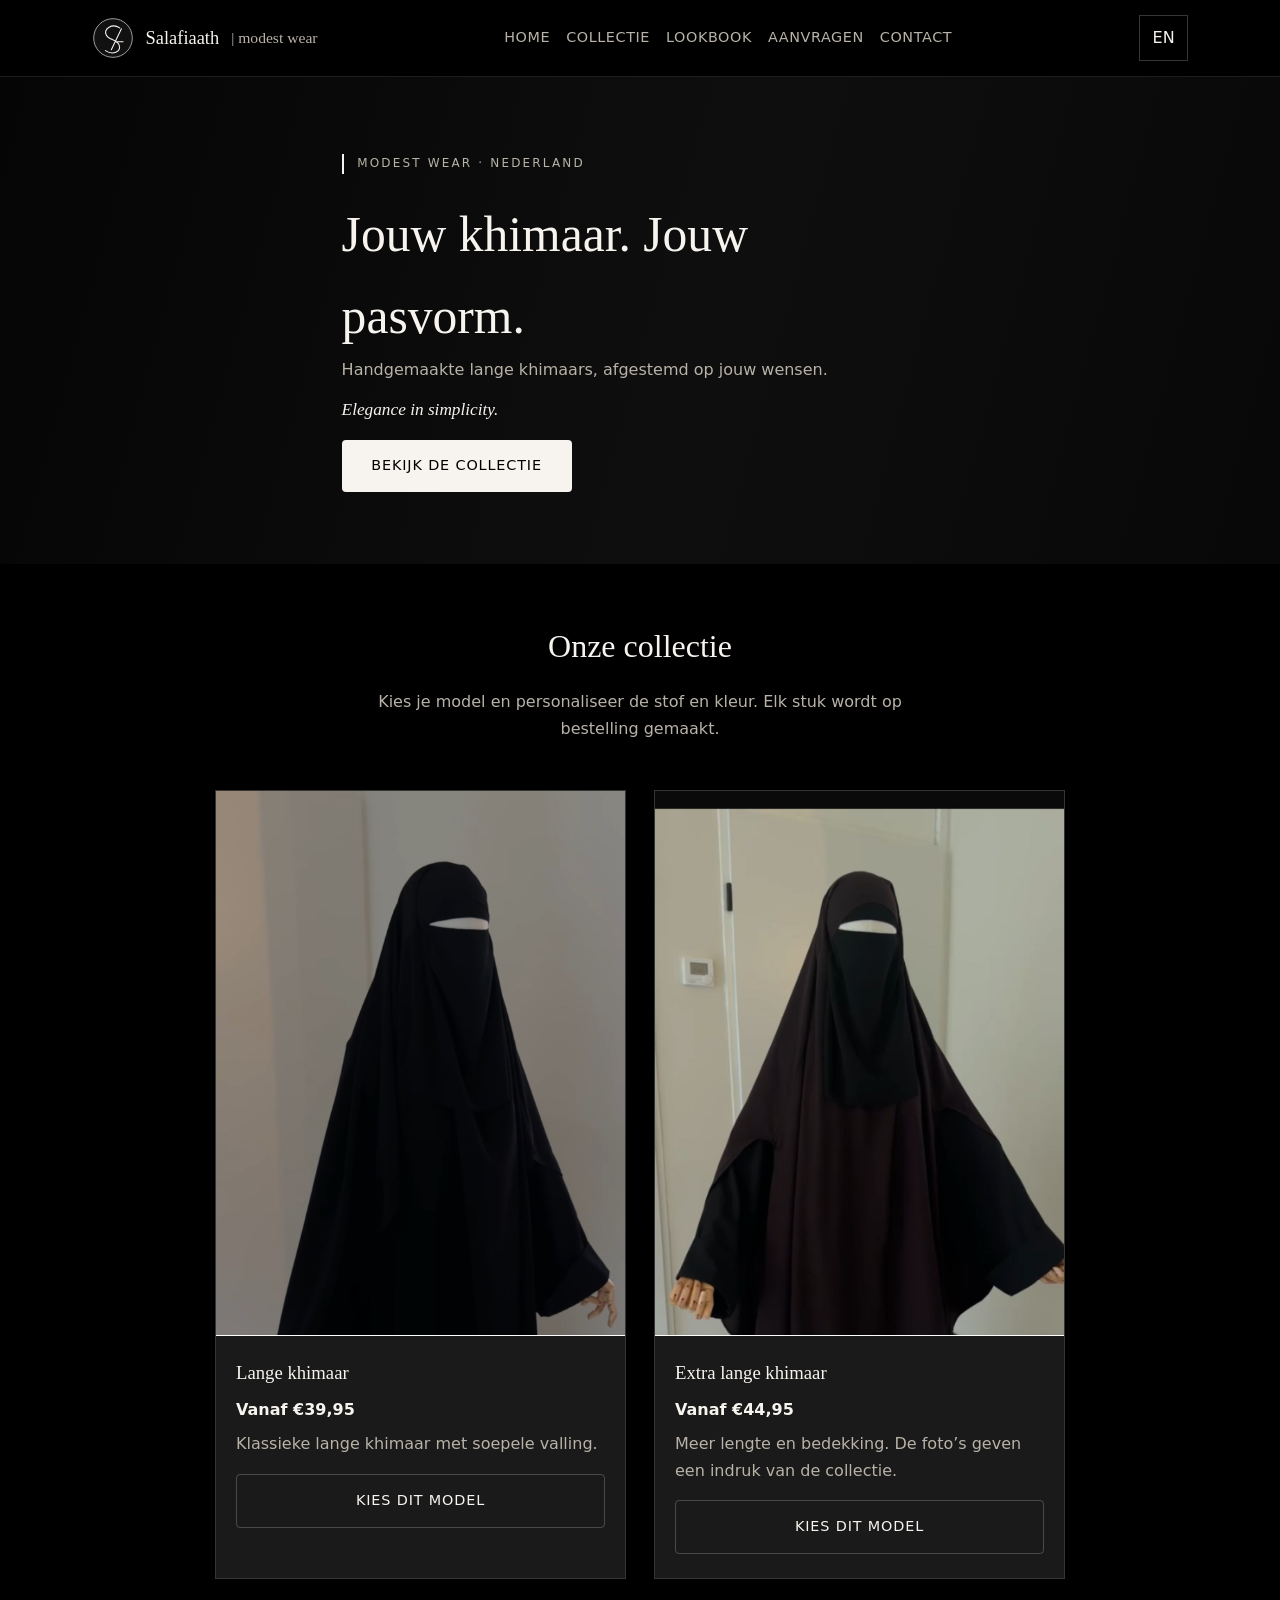
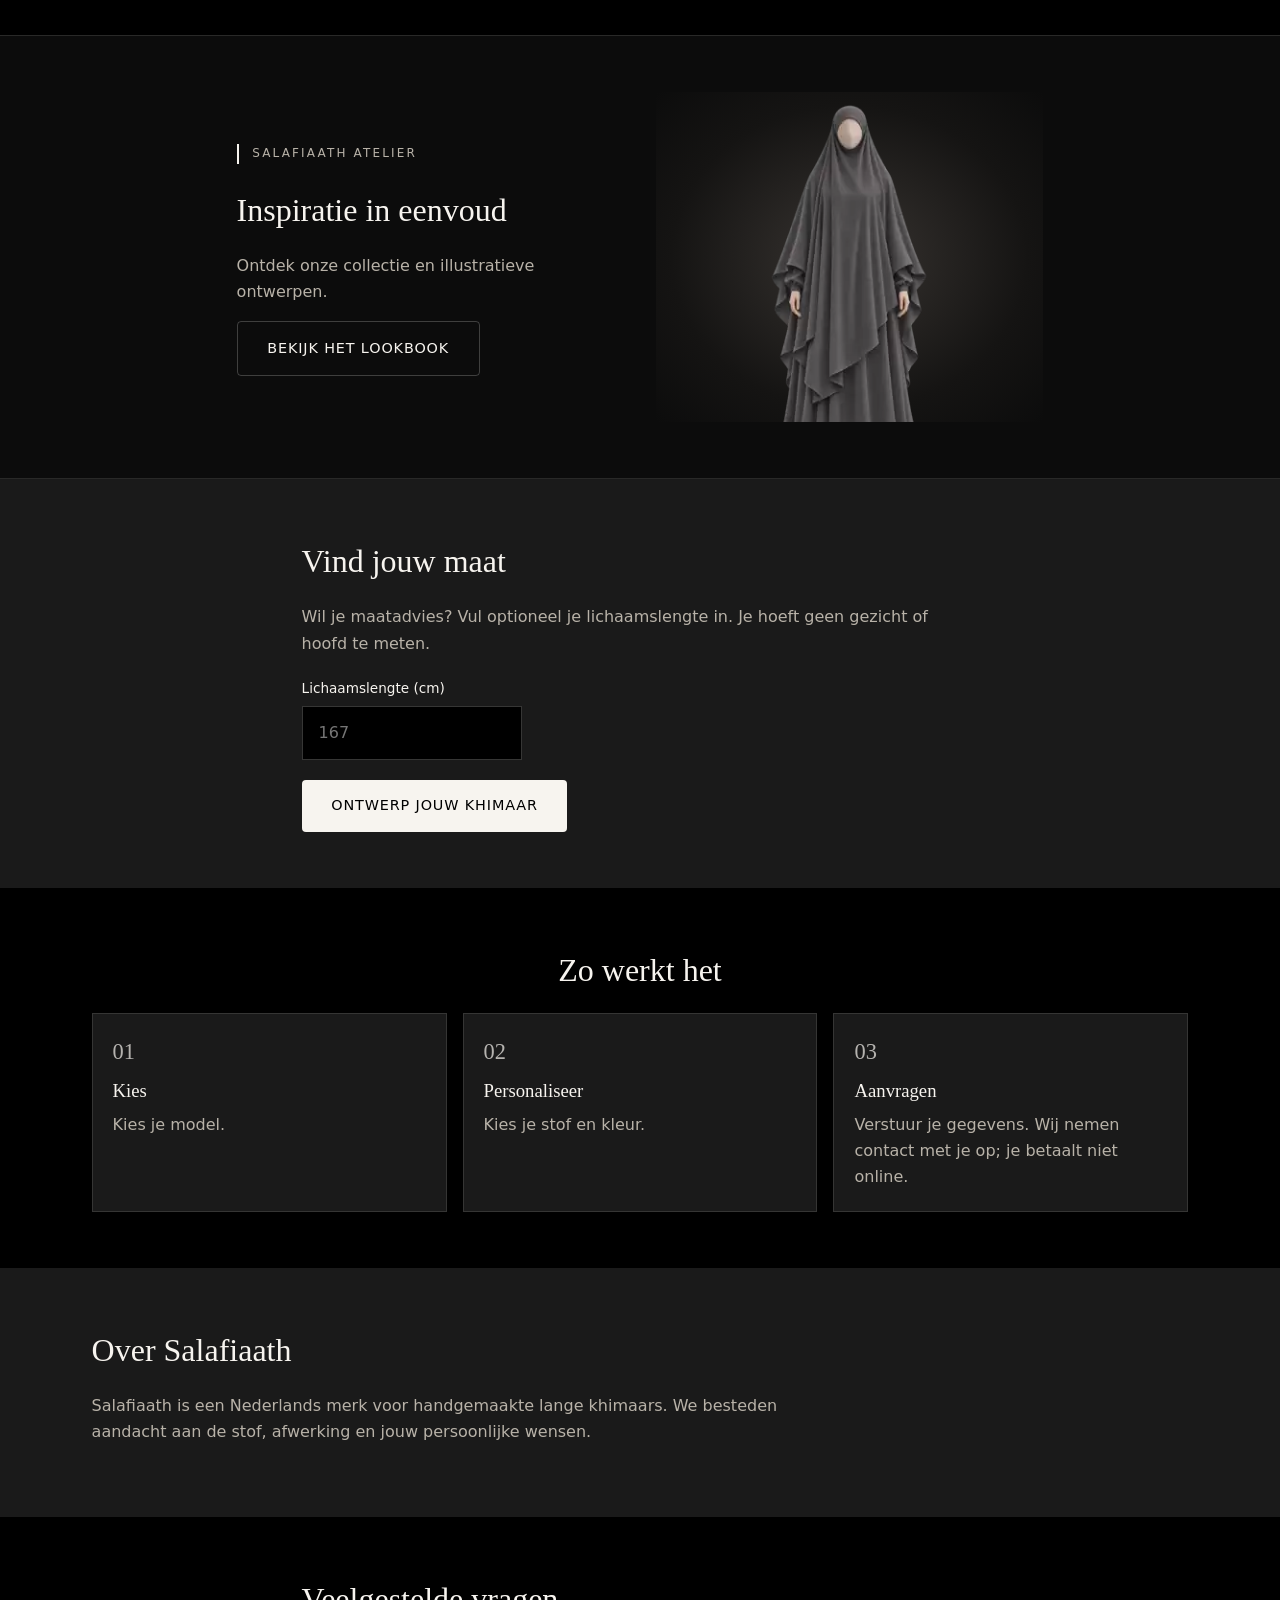
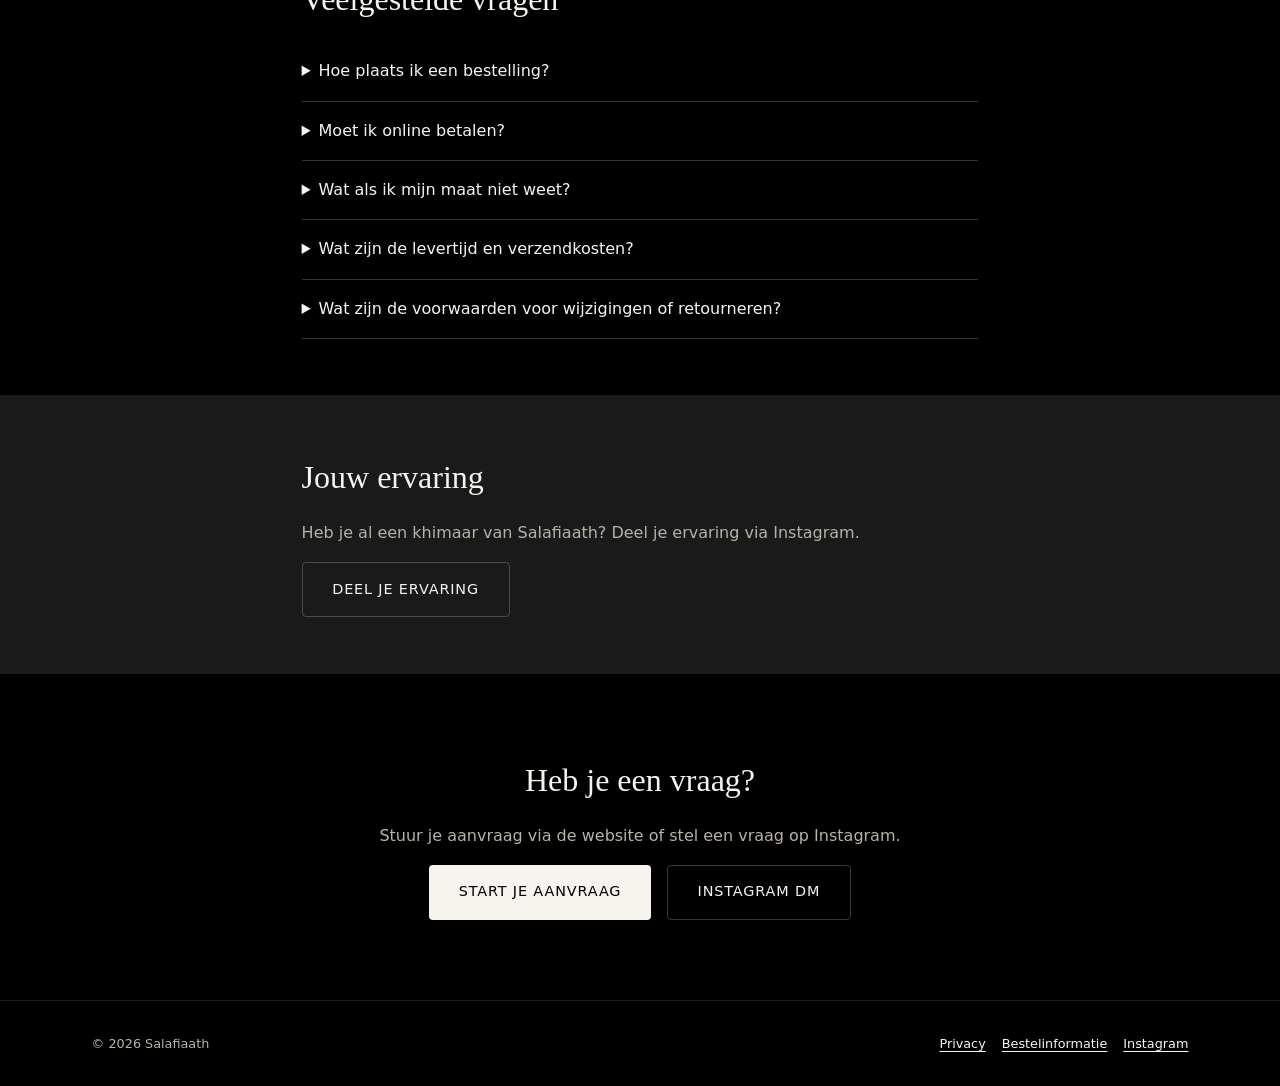
<file: index.html>
<!doctype html>
<html lang="nl"><head><meta charset="utf-8"><meta name="viewport" content="width=device-width,initial-scale=1"><meta name="description" content="Handgemaakte lange khimaars. Kies je model, stof en kleur en verstuur een vrijblijvende aanvraag."><meta name="theme-color" content="#000000"><title>Salafiaath | Handgemaakte lange khimaars</title><link rel="stylesheet" href="css/style.css?v=atelier2"><link rel="stylesheet" href="css/photos.css"><link rel="stylesheet" href="css/configurator.css?v=atelier2"><link rel="canonical" href="https://salafiaath.be/"><link rel="icon" href="assets/monogram.svg" type="image/svg+xml"><meta property="og:type" content="website"><meta property="og:title" content="Salafiaath | Handgemaakte lange khimaars"><meta property="og:url" content="https://salafiaath.be/"><meta property="og:image" content="https://salafiaath.be/IMG_8702.jpeg"><meta name="twitter:card" content="summary_large_image"><script type="application/ld+json">{"@context":"https://schema.org","@type":"Organization","name":"Salafiaath","url":"https://salafiaath.be/","logo":"https://salafiaath.be/assets/monogram.svg","sameAs":["https://www.instagram.com/salafiaath/"]}</script></head><body><a class="skip-link" href="#main"><span  data-en="Skip to content">Naar inhoud</span></a><header class="header"><div class="container nav"><a href="index.html" class="logo"><span class="logo-mark"><img src="assets/monogram.svg" alt="" width="42" height="42"></span> Salafiaath <span>| modest wear</span></a><div class="nav-tools"><button type="button" id="language" class="lang-toggle" aria-label="English / Nederlands">EN</button><button type="button" class="menu-toggle" aria-label="Menu" aria-controls="navLinks" id="menuToggle"><span></span><span></span><span></span></button></div><nav class="nav-links" id="navLinks" aria-label="Navigation"><a href="index.html" data-en="Home">Home</a><a href="index.html#collectie" data-en="Collection">Collectie</a><a href="lookbook.html">Lookbook</a><a href="bestellen.html" data-en="Request">Aanvragen</a><a href="index.html#contact" data-en="Contact">Contact</a></nav></div></header><main id="main">
<section class="hero"><div class="hero-bg" aria-hidden="true"></div><div class="container hero-inner"><span class="hero-label">Modest Wear · Nederland</span><h1  data-en="Your khimaar. Your fit.">Jouw khimaar. Jouw pasvorm.</h1><p class="lead" data-en="Handmade long khimaars tailored to your preferences.">Handgemaakte lange khimaars, afgestemd op jouw wensen.</p><p class="brand-motto">Elegance in simplicity.</p><div class="hero-actions"><a class="btn btn-primary" href="#collectie" data-en="Explore the collection">Bekijk de collectie</a></div></div></section>
<section class="section" id="collectie"><div class="container"><div class="collectie-intro"><h2  data-en="Our collection">Onze collectie</h2><p  data-en="Choose your model and personalise the fabric and colour. Each piece is made to order.">Kies je model en personaliseer de stof en kleur. Elk stuk wordt op bestelling gemaakt.</p></div><div class="product-grid two-products">
<article class="product-card"><div class="product-image"><img src="IMG_8702.jpeg" alt="Khimaar" width="600" height="800"></div><div class="product-body"><h3  data-en="Long khimaar">Lange khimaar</h3><p class="product-price" data-en="From €39.95">Vanaf €39,95</p><p  data-en="Classic long khimaar with a flowing silhouette.">Klassieke lange khimaar met soepele valling.</p><a class="btn btn-secondary" href="bestellen.html?model=long" data-en="Choose this model">Kies dit model</a></div></article>
<article class="product-card"><div class="product-image"><img src="e3ed5e40-cc19-4793-84c0-531876d88474.jpeg" alt="Khimaar – collectie / collection" width="600" height="800" loading="lazy"></div><div class="product-body"><h3  data-en="Extra-long khimaar">Extra lange khimaar</h3><p class="product-price" data-en="From €44.95">Vanaf €44,95</p><p  data-en="More length and coverage. The photos illustrate the collection.">Meer lengte en bedekking. De foto’s geven een indruk van de collectie.</p><a class="btn btn-secondary" href="bestellen.html?model=extra-long" data-en="Choose this model">Kies dit model</a></div></article></div></div></section>
<section class="section editorial-section"><div class="container editorial-grid"><div><p class="hero-label">SALAFIAATH ATELIER</p><h2  data-en="Inspiration in simplicity">Inspiratie in eenvoud</h2><p  data-en="Discover our collection and illustrative designs.">Ontdek onze collectie en illustratieve ontwerpen.</p><a class="btn btn-secondary" href="lookbook.html" data-en="Explore the lookbook">Bekijk het lookbook</a></div><div class="editorial-image"><img src="assets/khimaar-atelier.webp" alt="Atelier design illustration" width="177" height="400" loading="lazy"></div></div></section><section class="section section-alt"><div class="container fit-simple"><h2  data-en="Find your size">Vind jouw maat</h2><p  data-en="Want size guidance? Enter your height if you wish. No face or head measurements needed.">Wil je maatadvies? Vul optioneel je lichaamslengte in. Je hoeft geen gezicht of hoofd te meten.</p><div class="cfg-field"><label for="fitFinderInput"><span  data-en="Height (cm)">Lichaamslengte (cm)</span></label><input id="fitFinderInput" type="number" min="120" max="220" step="1" inputmode="numeric" placeholder="167"></div><p id="fitFinderMsg" class="cfg-hint" aria-live="polite"></p><a class="btn btn-primary" href="bestellen.html" id="fitLink" data-en="Design your khimaar">Ontwerp jouw khimaar</a></div></section>
<section class="section"><div class="container"><h2 class="center" data-en="How it works">Zo werkt het</h2><div class="how-grid"><article class="step"><span class="step-number">01</span><h3  data-en="Choose">Kies</h3><p  data-en="Choose your model.">Kies je model.</p></article><article class="step"><span class="step-number">02</span><h3  data-en="Personalise">Personaliseer</h3><p  data-en="Choose your fabric and colour.">Kies je stof en kleur.</p></article><article class="step"><span class="step-number">03</span><h3  data-en="Request">Aanvragen</h3><p  data-en="Send your details. We will contact you; no online payment.">Verstuur je gegevens. Wij nemen contact met je op; je betaalt niet online.</p></article></div></div></section>
<section class="section section-alt" id="over"><div class="container"><div class="brand-story"><h2  data-en="About Salafiaath">Over Salafiaath</h2><p  data-en="Salafiaath is a Dutch brand for handmade long khimaars. We focus on fabric, finishing and your personal preferences.">Salafiaath is een Nederlands merk voor handgemaakte lange khimaars. We besteden aandacht aan de stof, afwerking en jouw persoonlijke wensen.</p></div></div></section>
<section class="section" id="faq"><div class="container narrow"><h2  data-en="Frequently asked questions">Veelgestelde vragen</h2>
<details><summary><span  data-en="How do I order?">Hoe plaats ik een bestelling?</span></summary><p><span  data-en="Choose your model, fabric and colour and send your request. We will contact you to agree on the details.">Kies je model, stof en kleur en verstuur je aanvraag. Wij nemen contact met je op om de details af te spreken.</span></p></details>
<details><summary><span  data-en="Do I need to pay online?">Moet ik online betalen?</span></summary><p><span  data-en="No. You only submit a request. Payments are not processed on this website.">Nee. Je verstuurt alleen een aanvraag. Betaling wordt niet via de website verwerkt.</span></p></details>
<details><summary><span  data-en="What if I don't know my size?">Wat als ik mijn maat niet weet?</span></summary><p><span  data-en="You can optionally enter your height for indicative size guidance or add your preferences in the notes.">Je kunt optioneel je lichaamslengte invullen voor een indicatief maatadvies of je wensen bij de opmerkingen vermelden.</span></p></details>
<details><summary><span  data-en="What are the delivery time and shipping costs?">Wat zijn de levertijd en verzendkosten?</span></summary><p><span  data-en="Ask about current lead times, delivery options and costs in your request. These will be discussed with you.">Vraag naar de actuele levertijd, verzendmogelijkheden en kosten bij je aanvraag. Deze worden met je besproken.</span></p></details>
<details><summary><span  data-en="What are the conditions for changes or returns?">Wat zijn de voorwaarden voor wijzigingen of retourneren?</span></summary><p><span  data-en="Ask about the applicable terms before confirming your order. This form is only a request.">Vraag naar de toepasselijke voorwaarden voordat je je bestelling definitief bevestigt. Dit formulier is alleen een aanvraag.</span></p></details>
</div></section>

<section class="section section-alt"><div class="container narrow"><h2  data-en="Your experience">Jouw ervaring</h2><p  data-en="Already own a Salafiaath khimaar? Share your experience on Instagram.">Heb je al een khimaar van Salafiaath? Deel je ervaring via Instagram.</p><a class="btn btn-secondary" href="https://www.instagram.com/salafiaath/" data-en="Share your experience">Deel je ervaring</a></div></section><section class="cta-section" id="contact"><div class="container"><h2  data-en="Have a question?">Heb je een vraag?</h2><p  data-en="Submit your request through the website or ask a question on Instagram.">Stuur je aanvraag via de website of stel een vraag op Instagram.</p><div class="cta-actions"><a class="btn btn-primary" href="bestellen.html" data-en="Start your request">Start je aanvraag</a><a class="btn btn-secondary" href="https://www.instagram.com/salafiaath/" rel="noopener noreferrer">Instagram DM</a></div></div></section></main><footer class="footer"><div class="container footer-bottom"><span>© 2026 Salafiaath</span><div class="footer-links"><a href="privacy.html#privacy" data-en="Privacy">Privacy</a><a href="index.html#faq" data-en="Ordering information">Bestelinformatie</a><a href="https://www.instagram.com/salafiaath/" rel="noopener noreferrer">Instagram</a></div></div></footer><script src="js/main.js" defer></script><script src="js/configurator.js?v=atelier2" defer></script></body></html>
</file>
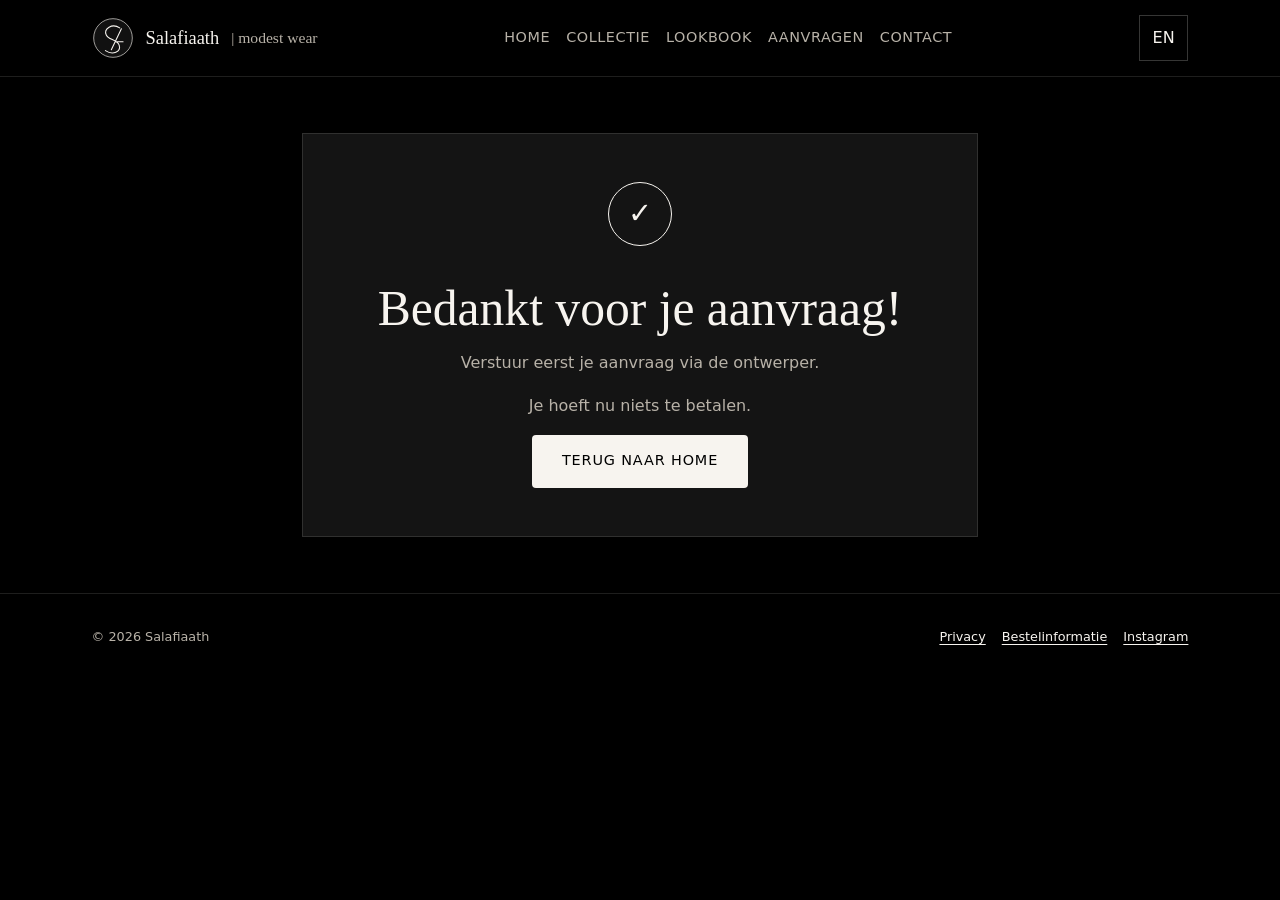
<file: bedankt.html>
<!doctype html>
<html lang="nl" data-page="thanks"><head><meta charset="utf-8"><meta name="viewport" content="width=device-width,initial-scale=1"><meta name="description" content="Handgemaakte lange khimaars. Kies je model, stof en kleur en verstuur een vrijblijvende aanvraag."><meta name="theme-color" content="#000000"><title>Bedankt | Salafiaath</title><link rel="stylesheet" href="css/style.css?v=atelier2"><link rel="stylesheet" href="css/photos.css"><link rel="stylesheet" href="css/configurator.css?v=atelier2"><link rel="canonical" href="https://salafiaath.be/bedankt.html"><link rel="icon" href="assets/monogram.svg" type="image/svg+xml"><meta property="og:type" content="website"><meta property="og:title" content="Bedankt | Salafiaath"><meta property="og:url" content="https://salafiaath.be/bedankt.html"><meta property="og:image" content="https://salafiaath.be/IMG_8702.jpeg"><meta name="twitter:card" content="summary_large_image"><meta name="robots" content="noindex,follow"></head><body><a class="skip-link" href="#main"><span  data-en="Skip to content">Naar inhoud</span></a><header class="header"><div class="container nav"><a href="index.html" class="logo"><span class="logo-mark"><img src="assets/monogram.svg" alt="" width="42" height="42"></span> Salafiaath <span>| modest wear</span></a><div class="nav-tools"><button type="button" id="language" class="lang-toggle" aria-label="English / Nederlands">EN</button><button type="button" class="menu-toggle" aria-label="Menu" aria-controls="navLinks" id="menuToggle"><span></span><span></span><span></span></button></div><nav class="nav-links" id="navLinks" aria-label="Navigation"><a href="index.html" data-en="Home">Home</a><a href="index.html#collectie" data-en="Collection">Collectie</a><a href="lookbook.html">Lookbook</a><a href="bestellen.html" data-en="Request">Aanvragen</a><a href="index.html#contact" data-en="Contact">Contact</a></nav></div></header><main id="main"><section class="section"><div class="container narrow"><div class="thanks-panel"><div class="thanks-icon" aria-hidden="true">✓</div><h1  data-en="Thank you for your request!">Bedankt voor je aanvraag!</h1><p id="thanksMessage" data-en="Your request has been accepted by our email service. Salafiaath will contact you. Check your inbox and spam folder for your design summary and reference.">Je aanvraag is geaccepteerd door onze e-maildienst. Salafiaath neemt contact met je op. Controleer je inbox en spamfolder voor je ontwerpoverzicht en aanvraagnummer.</p><p id="thanksReference" class="request-ref" hidden></p><p  data-en="You do not need to pay anything now.">Je hoeft nu niets te betalen.</p><a class="btn btn-primary" href="index.html" data-en="Back to home">Terug naar home</a></div></div></section></main><footer class="footer"><div class="container footer-bottom"><span>© 2026 Salafiaath</span><div class="footer-links"><a href="privacy.html#privacy" data-en="Privacy">Privacy</a><a href="index.html#faq" data-en="Ordering information">Bestelinformatie</a><a href="https://www.instagram.com/salafiaath/" rel="noopener noreferrer">Instagram</a></div></div></footer><script src="js/main.js" defer></script><script src="js/configurator.js?v=emailjs1" defer></script></body></html>
</file>
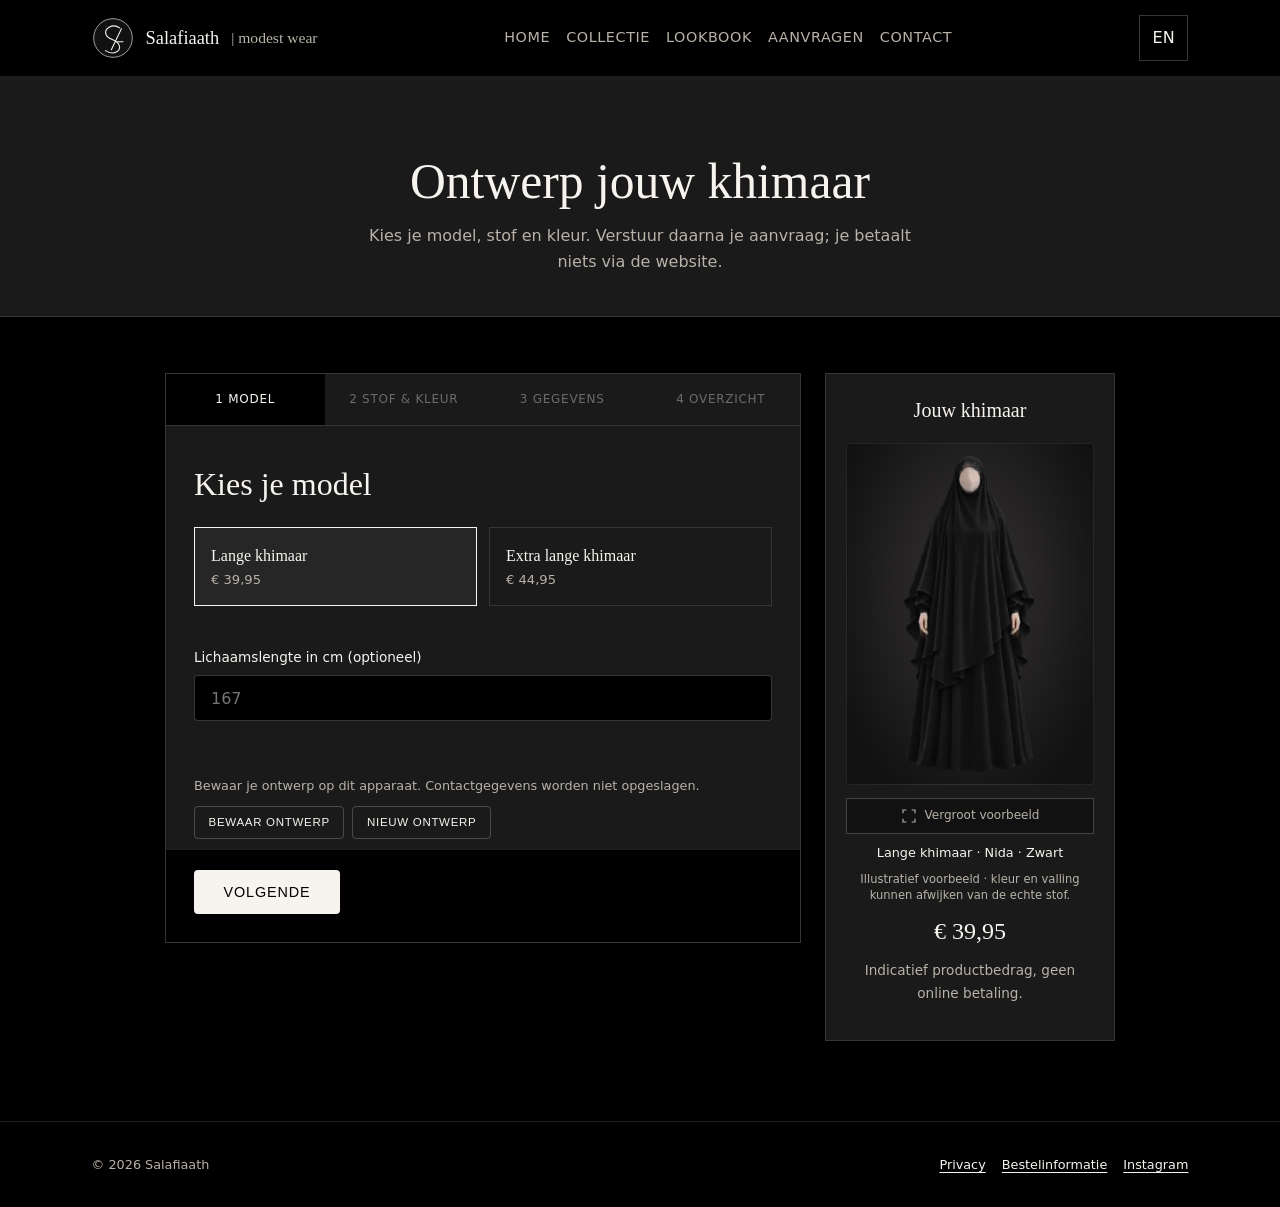
<file: bestellen.html>
<!doctype html>
<html lang="nl"><head><meta charset="utf-8"><meta name="viewport" content="width=device-width,initial-scale=1"><meta name="description" content="Personaliseer je khimaar en verstuur je aanvraag zonder online betaling."><meta name="theme-color" content="#000000"><title>Ontwerp jouw khimaar | Salafiaath</title><link rel="stylesheet" href="css/style.css?v=atelier-mobile2"><link rel="stylesheet" href="css/photos.css"><link rel="stylesheet" href="css/configurator.css?v=atelier-mobile2"><link rel="canonical" href="https://salafiaath.be/bestellen.html"><link rel="icon" href="assets/monogram.svg" type="image/svg+xml"><meta property="og:type" content="website"><meta property="og:title" content="Ontwerp jouw khimaar | Salafiaath"><meta property="og:url" content="https://salafiaath.be/bestellen.html"><meta property="og:image" content="https://salafiaath.be/IMG_8702.jpeg"><meta name="twitter:card" content="summary_large_image"><link rel="stylesheet" href="css/atelier-mobile.css?v=2"></head><body class="atelier-page" data-atelier-step="1"><a class="skip-link" href="#main"><span  data-en="Skip to content">Naar inhoud</span></a><header class="header"><div class="container nav"><a href="index.html" class="logo"><span class="logo-mark"><img src="assets/monogram.svg" alt="" width="42" height="42"></span> Salafiaath <span>| modest wear</span></a><div class="nav-tools"><button type="button" id="language" class="lang-toggle" aria-label="English / Nederlands">EN</button><button type="button" class="menu-toggle" aria-label="Menu" aria-controls="navLinks" id="menuToggle"><span></span><span></span><span></span></button></div><nav class="nav-links" id="navLinks" aria-label="Navigation"><a href="index.html" data-en="Home">Home</a><a href="index.html#collectie" data-en="Collection">Collectie</a><a href="lookbook.html">Lookbook</a><a href="bestellen.html" data-en="Request">Aanvragen</a><a href="index.html#contact" data-en="Contact">Contact</a></nav></div></header><main id="main">
<section class="page-header"><div class="container"><h1  data-en="Design your khimaar">Ontwerp jouw khimaar</h1><p  data-en="Choose your model, fabric and colour. Then send your request; there is no online payment.">Kies je model, stof en kleur. Verstuur daarna je aanvraag; je betaalt niets via de website.</p></div></section>
<section class="form-section"><div class="container"><div class="request-layout"><aside class="request-preview" id="requestPreview"><h2><span  data-en="Your khimaar">Jouw khimaar</span></h2><span class="mobile-preview-kicker" data-en="LIVE ATELIER">LIVE ATELIER</span><div class="preview-stage atelier-stage" id="cfgPreview"><img id="previewSource" src="assets/khimaar-atelier.webp" width="177" height="400" alt="Gezichtsloze khimaar mannequin" decoding="async"><canvas id="previewCanvas" width="177" height="400" role="img" aria-label="Interactief voorbeeld van jouw khimaar" hidden></canvas></div><button type="button" id="zoomPreview" class="preview-zoom"><svg viewBox="0 0 24 24" width="16" height="16" fill="none" stroke="currentColor" stroke-width="1.7" aria-hidden="true"><path d="M8 3H3v5m13-5h5v5M3 16v5h5m13-5v5h-5"/></svg><span  data-en="Enlarge preview">Vergroot voorbeeld</span></button><button type="button" id="minimizePreview" class="mobile-preview-toggle" aria-expanded="true"><span id="previewToggleText">Verklein</span></button><p id="previewSelection" class="preview-selection"></p><p class="preview-note" data-en="Illustrative preview · colour and drape may differ from the actual garment.">Illustratief voorbeeld · kleur en valling kunnen afwijken van de echte stof.</p><p id="price" class="cfg-price" aria-live="polite"></p><p class="hint" data-en="Estimated product price, no online payment.">Indicatief productbedrag, geen online betaling.</p></aside><div class="form-wrapper"><div id="formProgress" class="form-progress" aria-label="Progress"><div class="progress-step" data-step="1"><span class="step-index" aria-hidden="true">1</span> <span  data-en="Model">Model</span></div><div class="progress-step" data-step="2"><span class="step-index" aria-hidden="true">2</span> <span  data-en="Fabric &amp; colour">Stof & kleur</span></div><div class="progress-step" data-step="3"><span class="step-index" aria-hidden="true">3</span> <span  data-en="Details">Gegevens</span></div><div class="progress-step" data-step="4"><span class="step-index" aria-hidden="true">4</span> <span  data-en="Review">Overzicht</span></div></div>
<form id="requestForm" action="bestellen.html" method="POST" novalidate>
<input type="text" name="_honey" class="honeypot" tabindex="-1" autocomplete="off" aria-hidden="true">
<div class="form-step active" data-step="1"><h2  data-en="Choose your model">Kies je model</h2><fieldset><legend class="sr-only"><span  data-en="Model">Model</span></legend><div class="cfg-grid two" id="models"></div></fieldset><div class="form-group optional-height"><label for="height"><span  data-en="Height in cm (optional)">Lichaamslengte in cm (optioneel)</span></label><input type="number" min="120" max="220" step="1" inputmode="numeric" id="height" name="height" placeholder="167"><p id="sizeAdvice" aria-live="polite" class="cfg-hint"></p></div></div>
<div class="form-step" data-step="2" hidden><h2  data-en="Fabric and colour">Stof en kleur</h2><fieldset class="fabric-field"><legend><span  data-en="Choose your fabric">Kies je stof</span></legend><div id="fabrics" class="cfg-grid two"></div><p class="hint" data-en="Fabric textures are illustrative, not actual fabric photographs.">De stofstructuren zijn illustratief, geen echte stoffoto’s.</p></fieldset><fieldset class="colour-field"><legend><span  data-en="Choose your colour">Kies je kleur</span></legend><div id="colors" class="swatches"></div></fieldset><p class="hint" data-en="Colours on screen may differ from the actual fabric.">Kleuren op het scherm kunnen afwijken van de echte stof.</p></div>
<div class="form-step" data-step="3" hidden><h2  data-en="Your details">Jouw gegevens</h2>
<div class="form-group"><label for="name"><span  data-en="Full name">Volledige naam</span> *</label><input id="name" name="name" autocomplete="name" required maxlength="120"></div>
<div class="form-group"><label for="email"><span  data-en="Email address">E-mailadres</span> *</label><input id="email" name="email" type="email" autocomplete="email" required maxlength="254" aria-describedby="confirmationEmailHint"><p id="confirmationEmailHint" class="hint" data-en="Your request confirmation will be sent to this email address. Check that it is correct.">Je ontvangt de bevestiging van je aanvraag op dit e-mailadres. Controleer of het juist is.</p></div>
<div class="form-group"><label for="phone"><span data-en="Phone number (optional)">Telefoonnummer (optioneel)</span></label><input id="phone" name="phone" type="tel" autocomplete="tel" inputmode="tel" placeholder="+32 … / +31 …" maxlength="32"></div>
<div class="form-group"><label for="quantity"><span  data-en="Quantity">Aantal</span> *</label><input id="quantity" name="quantity" type="number" min="1" max="20" step="1" value="1" required></div>
<div class="form-group"><label for="notes"><span  data-en="Notes or special requests (optional)">Opmerkingen of speciale wensen (optioneel)</span></label><textarea id="notes" name="notes" maxlength="1500"></textarea></div></div>
<div class="form-step" data-step="4" hidden><h2  data-en="Review your request">Controleer je aanvraag</h2><dl id="summary" class="review-list"></dl><p class="hint" data-en="This is an estimate based on the selected model. Any special requests and delivery costs will be discussed. You pay nothing online.">Dit is een indicatie op basis van het gekozen model. Eventuele extra wensen en verzending worden besproken. Je betaalt niets online.</p>
<label class="checkbox-option"><input type="checkbox" id="privacyConsent" required><span  data-en="I have read the privacy information and want to send my request.">Ik heb de privacyinformatie gelezen en wil mijn aanvraag versturen.</span></label><a href="privacy.html#privacy" target="_blank" rel="noopener" class="underlined" data-en="Read the privacy information">Lees de privacyinformatie</a></div>
<details class="design-tools" id="designTools" open><summary><span data-en="Saved design and options">Ontwerp bewaren en opties</span></summary><p class="form-storage-note"><span  data-en="Save your design on this device. Contact details are not stored.">Bewaar je ontwerp op dit apparaat. Contactgegevens worden niet opgeslagen.</span></p><div class="design-actions"><button type="button" class="btn btn-secondary" id="saveDesign"><span  data-en="Save design">Bewaar ontwerp</span></button><button type="button" class="btn btn-secondary" id="resetDesign"><span  data-en="New design">Nieuw ontwerp</span></button></div><p id="designStatus" class="design-status" aria-live="polite"></p></details><p id="formError" class="form-error" role="alert" hidden></p><div class="form-nav"><div class="mobile-nav-summary"><div class="mobile-price-wrap"><span data-en="Estimated price">Richtprijs</span><strong id="mobilePrice"></strong></div><button type="button" id="mobileZoom" class="mobile-zoom-link"><svg viewBox="0 0 24 24" width="18" height="18" fill="none" stroke="currentColor" stroke-width="1.7" aria-hidden="true"><circle cx="10" cy="10" r="6"/><path d="m14.5 14.5 5 5M10 7v6M7 10h6"/></svg><span data-en="View design">Bekijk ontwerp</span></button><span id="mobileStep" class="mobile-step-label"></span></div><button id="prevBtn" type="button" class="btn btn-secondary"><span  data-en="Back">Vorige</span></button><button id="nextBtn" type="button" class="btn btn-primary"><span  data-en="Next">Volgende</span></button><button id="submitBtn" type="submit" class="btn btn-primary" hidden><span  data-en="Send request">Aanvraag versturen</span></button></div></form>
<div class="form-success" id="formSuccess" role="status"><div class="icon">✓</div><h2  data-en="Thank you for your request!">Bedankt voor je aanvraag!</h2><p  data-en="Your request has been sent. Salafiaath will contact you about the next steps.">Je aanvraag is verstuurd. Salafiaath neemt contact met je op over de verdere afhandeling.</p><a class="btn btn-primary" href="index.html" data-en="Back to home">Terug naar home</a></div><noscript><p  data-en="Enable JavaScript to use the form.">Schakel JavaScript in om het formulier te gebruiken.</p></noscript></div>
</div></div></section><dialog id="zoomDialog" class="atelier-dialog"><div class="dialog-header"><h2>Atelier · detail</h2><button type="button" id="closeZoom" class="btn btn-secondary" aria-label="Close / Sluiten">×</button></div><div id="zoomContent"></div><p class="preview-note"><span  data-en="Illustrative preview.">Illustratief voorbeeld.</span></p></dialog></main><footer class="footer"><div class="container footer-bottom"><span>© 2026 Salafiaath</span><div class="footer-links"><a href="privacy.html#privacy" data-en="Privacy">Privacy</a><a href="index.html#faq" data-en="Ordering information">Bestelinformatie</a><a href="https://www.instagram.com/salafiaath/" rel="noopener noreferrer">Instagram</a></div></div></footer><script src="js/main.js" defer></script><script src="js/configurator.js?v=emailjs-form2" defer></script></body></html>
</file>
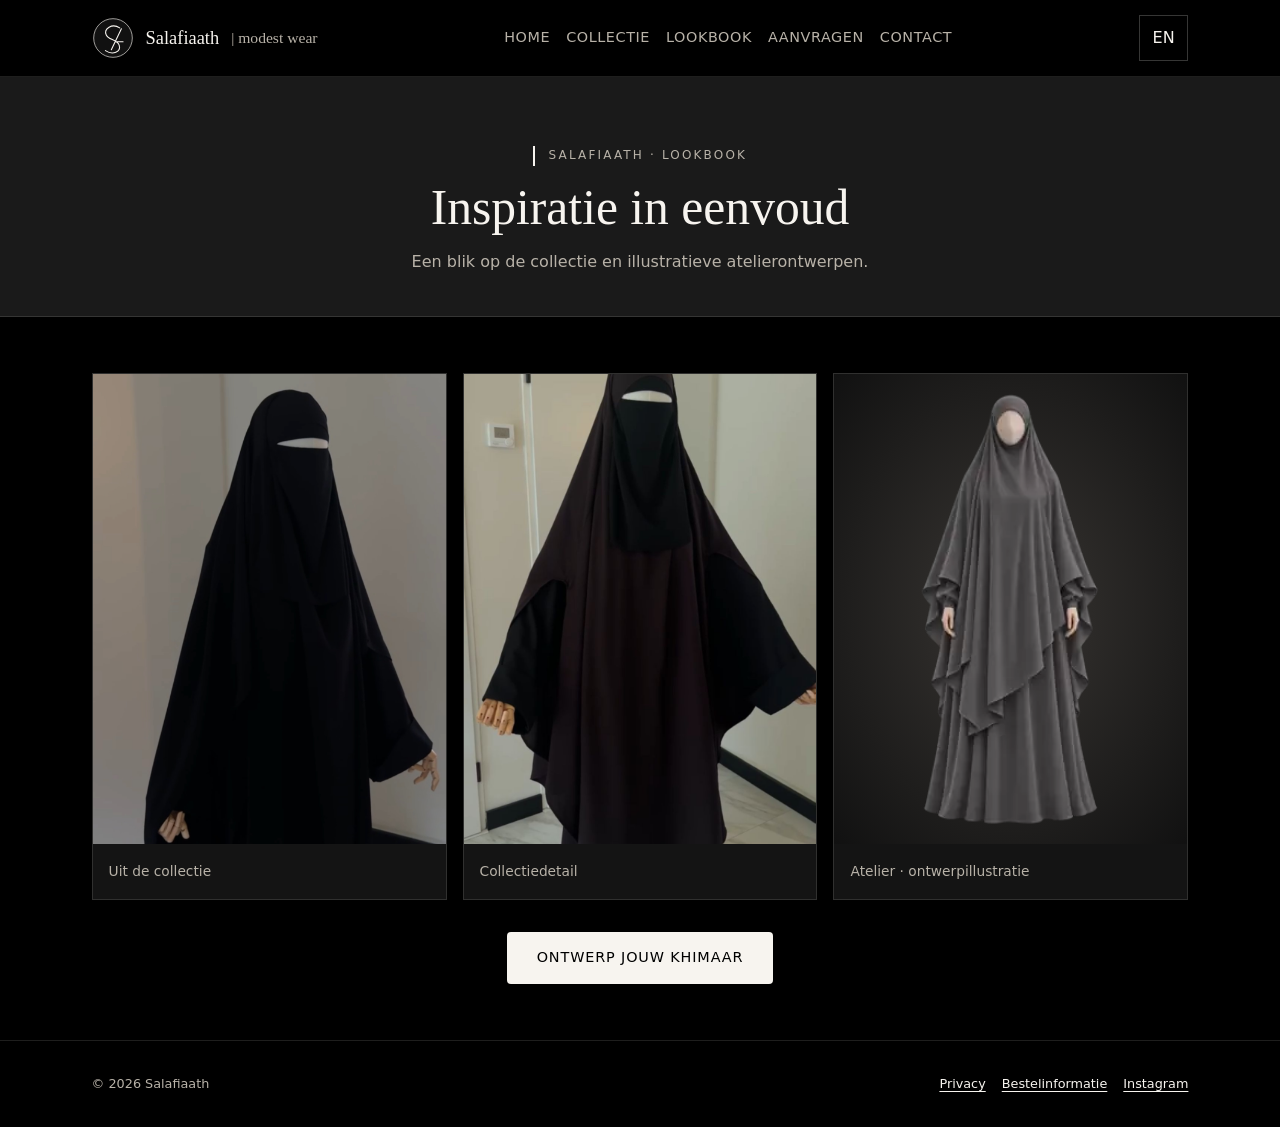
<file: lookbook.html>
<!doctype html>
<html lang="nl" data-page="lookbook"><head><meta charset="utf-8"><meta name="viewport" content="width=device-width,initial-scale=1"><meta name="description" content="Handgemaakte lange khimaars. Kies je model, stof en kleur en verstuur een vrijblijvende aanvraag."><meta name="theme-color" content="#000000"><title>Lookbook | Salafiaath</title><link rel="stylesheet" href="css/style.css?v=atelier2"><link rel="stylesheet" href="css/photos.css"><link rel="stylesheet" href="css/configurator.css?v=atelier2"><link rel="canonical" href="https://salafiaath.be/lookbook.html"><link rel="icon" href="assets/monogram.svg" type="image/svg+xml"><meta property="og:type" content="website"><meta property="og:title" content="Lookbook | Salafiaath"><meta property="og:url" content="https://salafiaath.be/lookbook.html"><meta property="og:image" content="https://salafiaath.be/IMG_8702.jpeg"><meta name="twitter:card" content="summary_large_image"></head><body><a class="skip-link" href="#main"><span  data-en="Skip to content">Naar inhoud</span></a><header class="header"><div class="container nav"><a href="index.html" class="logo"><span class="logo-mark"><img src="assets/monogram.svg" alt="" width="42" height="42"></span> Salafiaath <span>| modest wear</span></a><div class="nav-tools"><button type="button" id="language" class="lang-toggle" aria-label="English / Nederlands">EN</button><button type="button" class="menu-toggle" aria-label="Menu" aria-controls="navLinks" id="menuToggle"><span></span><span></span><span></span></button></div><nav class="nav-links" id="navLinks" aria-label="Navigation"><a href="index.html" data-en="Home">Home</a><a href="index.html#collectie" data-en="Collection">Collectie</a><a href="lookbook.html">Lookbook</a><a href="bestellen.html" data-en="Request">Aanvragen</a><a href="index.html#contact" data-en="Contact">Contact</a></nav></div></header><main id="main"><section class="page-header"><div class="container"><p class="hero-label">SALAFIAATH · LOOKBOOK</p><h1  data-en="Inspiration in simplicity">Inspiratie in eenvoud</h1><p  data-en="A look at the collection and illustrative atelier designs.">Een blik op de collectie en illustratieve atelierontwerpen.</p></div></section><section class="section"><div class="container"><div class="lookbook-grid"><figure class="lookbook-card "><a href="IMG_8702.jpeg" target="_blank" rel="noopener"><img src="IMG_8702.jpeg" alt="From the collection" loading="lazy"></a><figcaption><span  data-en="From the collection">Uit de collectie</span></figcaption></figure><figure class="lookbook-card "><a href="e3ed5e40-cc19-4793-84c0-531876d88474.jpeg" target="_blank" rel="noopener"><img src="e3ed5e40-cc19-4793-84c0-531876d88474.jpeg" alt="Collection detail" loading="lazy"></a><figcaption><span  data-en="Collection detail">Collectiedetail</span></figcaption></figure><figure class="lookbook-card lookbook-render"><a href="assets/khimaar-atelier.webp" target="_blank" rel="noopener"><img src="assets/khimaar-atelier.webp" alt="Atelier · design illustration" loading="lazy"></a><figcaption><span  data-en="Atelier · design illustration">Atelier · ontwerpillustratie</span></figcaption></figure></div><div class="lookbook-cta"><a class="btn btn-primary" href="bestellen.html" data-en="Design your khimaar">Ontwerp jouw khimaar</a></div></div></section></main><footer class="footer"><div class="container footer-bottom"><span>© 2026 Salafiaath</span><div class="footer-links"><a href="privacy.html#privacy" data-en="Privacy">Privacy</a><a href="index.html#faq" data-en="Ordering information">Bestelinformatie</a><a href="https://www.instagram.com/salafiaath/" rel="noopener noreferrer">Instagram</a></div></div></footer><script src="js/main.js" defer></script><script src="js/configurator.js?v=atelier2" defer></script></body></html>
</file>
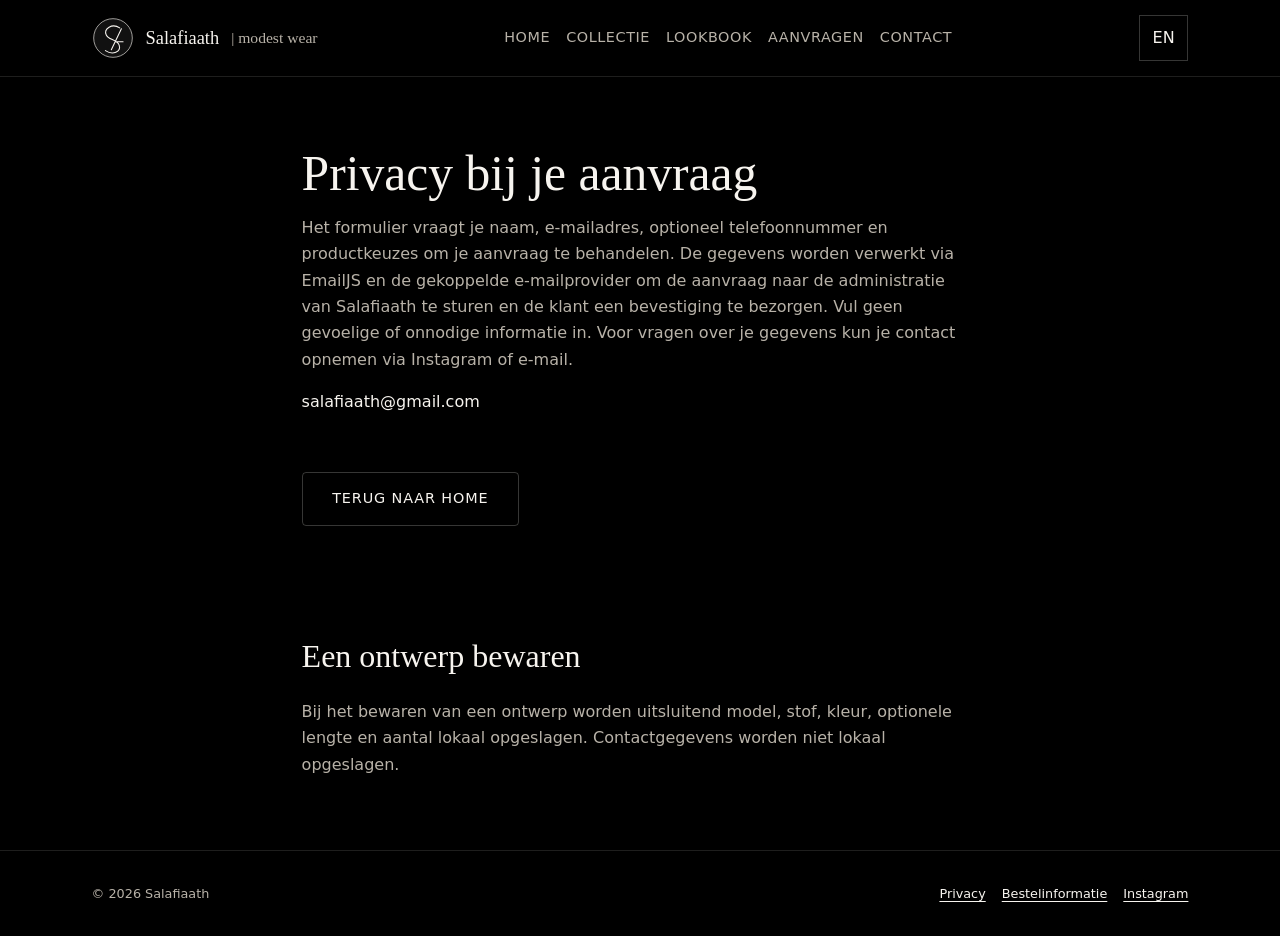
<file: privacy.html>
<!doctype html>
<html lang="nl" data-page="privacy"><head><meta charset="utf-8"><meta name="viewport" content="width=device-width,initial-scale=1"><meta name="description" content="Privacyinformatie voor aanvragen bij Salafiaath."><meta name="theme-color" content="#000000"><title>Privacy | Salafiaath</title><link rel="stylesheet" href="css/style.css?v=atelier2"><link rel="stylesheet" href="css/photos.css"><link rel="stylesheet" href="css/configurator.css?v=atelier2"><link rel="canonical" href="https://salafiaath.be/privacy.html"><link rel="icon" href="assets/monogram.svg" type="image/svg+xml"><meta property="og:type" content="website"><meta property="og:title" content="Privacy | Salafiaath"><meta property="og:url" content="https://salafiaath.be/privacy.html"><meta property="og:image" content="https://salafiaath.be/IMG_8702.jpeg"><meta name="twitter:card" content="summary_large_image"></head><body><a class="skip-link" href="#main"><span  data-en="Skip to content">Naar inhoud</span></a><header class="header"><div class="container nav"><a href="index.html" class="logo"><span class="logo-mark"><img src="assets/monogram.svg" alt="" width="42" height="42"></span> Salafiaath <span>| modest wear</span></a><div class="nav-tools"><button type="button" id="language" class="lang-toggle" aria-label="English / Nederlands">EN</button><button type="button" class="menu-toggle" aria-label="Menu" aria-controls="navLinks" id="menuToggle"><span></span><span></span><span></span></button></div><nav class="nav-links" id="navLinks" aria-label="Navigation"><a href="index.html" data-en="Home">Home</a><a href="index.html#collectie" data-en="Collection">Collectie</a><a href="lookbook.html">Lookbook</a><a href="bestellen.html" data-en="Request">Aanvragen</a><a href="index.html#contact" data-en="Contact">Contact</a></nav></div></header><main id="main"><section class="section" id="privacy"><div class="container narrow"><h1  data-en="Privacy when requesting">Privacy bij je aanvraag</h1><p  data-en="The form asks for your name, email address, optional phone number and product choices to handle your request. The information is processed by EmailJS and the connected email provider to send the request to the Salafiaath administration and a confirmation to the customer. Do not enter sensitive or unnecessary information. For questions about your data, contact us via Instagram or email.">Het formulier vraagt je naam, e-mailadres, optioneel telefoonnummer en productkeuzes om je aanvraag te behandelen. De gegevens worden verwerkt via EmailJS en de gekoppelde e-mailprovider om de aanvraag naar de administratie van Salafiaath te sturen en de klant een bevestiging te bezorgen. Vul geen gevoelige of onnodige informatie in. Voor vragen over je gegevens kun je contact opnemen via Instagram of e-mail.</p><a href="mailto:salafiaath@gmail.com">salafiaath@gmail.com</a></div></section><div class="container narrow" style="padding-bottom:3rem"><a class="btn btn-secondary" href="index.html" data-en="Back to home">Terug naar home</a></div><section class="section"><div class="container narrow"><h2  data-en="Saving a design">Een ontwerp bewaren</h2><p  data-en="Saving a design stores only model, fabric, colour, optional height and quantity locally. Contact details are not stored locally.">Bij het bewaren van een ontwerp worden uitsluitend model, stof, kleur, optionele lengte en aantal lokaal opgeslagen. Contactgegevens worden niet lokaal opgeslagen.</p></div></section></main><footer class="footer"><div class="container footer-bottom"><span>© 2026 Salafiaath</span><div class="footer-links"><a href="privacy.html#privacy" data-en="Privacy">Privacy</a><a href="index.html#faq" data-en="Ordering information">Bestelinformatie</a><a href="https://www.instagram.com/salafiaath/" rel="noopener noreferrer">Instagram</a></div></div></footer><script src="js/main.js" defer></script><script src="js/configurator.js?v=atelier2" defer></script></body></html>
</file>
<file: css/style.css>
:root{--black:#000;--anthracite:#1a1a1a;--cream:#F7F4EF;--text:#F7F4EF;--text-muted:#B8B2A8;--border:rgba(247,244,239,.12);--border-strong:rgba(247,244,239,.22);--font-main:system-ui,-apple-system,Segoe UI,sans-serif;--font-heading:Georgia,'Times New Roman',serif;--max-width:1140px;--radius:4px;--transition:.28s ease}*{box-sizing:border-box;margin:0;padding:0}html{scroll-behavior:smooth}body{font-family:var(--font-main);background:#000;color:var(--text);line-height:1.65}img{max-width:100%;display:block}a{color:var(--cream);text-decoration:none}ul{list-style:none}h1,h2,h3{font-family:var(--font-heading);font-weight:500;color:var(--cream)}h1{font-size:clamp(2.1rem,5vw,3.1rem)}h2{font-size:clamp(1.55rem,3.2vw,2rem);margin-bottom:1rem}p{margin-bottom:1rem;color:var(--text-muted)}.container{width:100%;max-width:var(--max-width);margin:0 auto;padding:0 1.35rem}.section{padding:5rem 0}.header{position:sticky;top:0;z-index:100;background:rgba(0,0,0,.92);border-bottom:1px solid var(--border)}.nav{display:flex;align-items:center;justify-content:space-between;height:76px}.logo{display:flex;align-items:center;gap:.75rem;color:var(--cream);font-family:var(--font-heading);font-size:1.15rem}.logo-mark{width:42px;height:42px;border-radius:50%;border:1.5px solid var(--cream);display:flex;align-items:center;justify-content:center;font-size:.7rem}.logo span{color:var(--text-muted);font-size:.85em}.nav-links{display:flex;gap:1.85rem}.nav-links a{color:var(--text-muted);font-size:.9rem;letter-spacing:.04em;text-transform:uppercase}.nav-links a.active,.nav-links a:hover{color:var(--cream)}.menu-toggle{display:none;background:none;border:0;cursor:pointer}.menu-toggle span{display:block;width:22px;height:1.5px;background:var(--cream);margin:5px 0}.btn{display:inline-flex;align-items:center;justify-content:center;padding:.9rem 1.85rem;border-radius:var(--radius);font-size:.9rem;letter-spacing:.06em;text-transform:uppercase;border:0;cursor:pointer;text-decoration:none}.btn-primary{background:var(--cream);color:#000}.btn-secondary{background:transparent;color:var(--cream);border:1px solid var(--border-strong)}.btn-large{padding:1.05rem 2.2rem}.hero{position:relative;min-height:88vh;display:flex;align-items:center;overflow:hidden;background:var(--anthracite)}.hero-bg{position:absolute;inset:0;background:linear-gradient(105deg,rgba(0,0,0,.82),rgba(0,0,0,.45) 55%,rgba(0,0,0,.7))}.hero-inner{position:relative;z-index:2;padding:6rem 0 5rem;max-width:640px}.hero-label{display:inline-block;font-size:.75rem;letter-spacing:.18em;text-transform:uppercase;color:var(--text-muted);margin-bottom:1.25rem;border-left:2px solid var(--cream);padding-left:.85rem}.hero-actions{display:flex;flex-wrap:wrap;gap:1rem}.collectie-intro{text-align:center;max-width:36rem;margin:0 auto 3rem}.product-grid{display:grid;grid-template-columns:repeat(3,1fr);gap:1.75rem}.product-card{background:var(--anthracite);border:1px solid var(--border)}.product-body{padding:1.35rem 1.25rem 1.5rem}.product-body .meta{font-size:.8rem;color:#6b6b6b;text-transform:uppercase;margin-bottom:.75rem}.product-body .btn{width:100%}.over-grid{display:grid;gap:2rem}.cta-section{text-align:center;padding:5rem 0;border-top:1px solid var(--border)}.cta-actions{display:flex;flex-wrap:wrap;justify-content:center;gap:1rem}.footer{padding:2rem 0;border-top:1px solid var(--border)}.footer-bottom{display:flex;justify-content:space-between;flex-wrap:wrap;gap:1rem;font-size:.8rem;color:#6b6b6b}@media(max-width:900px){.product-grid{grid-template-columns:1fr 1fr}.hero{min-height:auto}}@media(max-width:640px){.nav-links{display:none;position:absolute;top:76px;left:0;right:0;background:#000;flex-direction:column;padding:1.5rem;gap:1rem}.nav-links.open{display:flex}.menu-toggle{display:block}.product-grid{grid-template-columns:1fr}}

/* Usability improvements – original black, cream and serif style retained. */
[hidden]{display:none!important}.skip-link{position:absolute;left:1rem;top:-10rem;background:var(--cream);color:#000;z-index:300;padding:.75rem}.skip-link:focus{top:1rem}.sr-only{position:absolute;width:1px;height:1px;overflow:hidden;clip-path:inset(50%)}:focus-visible{outline:2px solid var(--cream);outline-offset:3px}.nav{gap:1rem}.nav-tools{display:flex;align-items:center;gap:1rem;order:3}.lang-toggle{background:transparent;border:1px solid var(--border-strong);color:var(--cream);padding:.55rem .8rem;cursor:pointer;font:inherit}.nav-links{gap:1.25rem}.hero{min-height:0}.hero-inner{padding:4.5rem 1.35rem}.section{padding:3.5rem 0}.two-products{grid-template-columns:repeat(2,minmax(0,1fr));max-width:850px;margin:auto}.product-price{color:var(--cream);font-weight:600;margin:.5rem 0}.product-body .meta,.footer-bottom,.progress-step{color:var(--text-muted)}.fit-simple,.narrow,.brand-story{max-width:720px}.fit-simple .cfg-field{margin:1.25rem 0}.how-grid{display:grid;grid-template-columns:repeat(3,1fr);gap:1rem}.center{text-align:center}.step h3{margin:.3rem 0}.step p{margin:0}.narrow details{border-bottom:1px solid var(--border-strong);padding:1rem 0}.narrow summary{cursor:pointer;color:var(--cream);font-weight:500}.narrow details p{margin:.8rem 0 0}.footer-links{display:flex;flex-wrap:wrap;gap:1rem}.footer-links a,.underlined{text-decoration:underline;text-underline-offset:3px}.request-layout{display:grid;grid-template-columns:minmax(0,1fr) minmax(220px,290px);gap:1.5rem;max-width:950px;margin:auto;align-items:start}.request-layout .form-wrapper{max-width:none;width:100%;overflow:visible}.request-preview{position:sticky;top:94px;border:1px solid var(--border);background:var(--anthracite);text-align:center;padding:1.25rem;min-width:0}.request-preview h2{font-size:1.25rem}.request-preview .preview-stage{height:220px;width:140px}.request-layout fieldset{border:0;min-width:0;margin:0 0 1.25rem}.request-layout legend{margin:0 0 .65rem;color:var(--cream)}.request-layout .cfg-grid{margin-bottom:1rem}.request-layout .choice span{display:block}.request-layout .swatch{width:auto;min-width:88px;padding:.65rem .4rem}.request-layout .swatch strong{display:block;font-size:.72rem;font-weight:500;overflow-wrap:anywhere}.request-layout .swatch strong+span{display:none}.optional-height{margin-top:1.5rem}.form-step .hint,.request-preview .hint{font-size:.85rem;color:var(--text-muted)}.form-group input:invalid[aria-invalid=true]{border-color:#d48c8c}.checkbox-option input[type=checkbox]{width:auto;flex-shrink:0;accent-color:var(--cream)}.checkbox-option{margin:1rem 0;align-items:flex-start}.form-error{margin:0 1.75rem 1rem;color:#efabab}.form-nav{justify-content:flex-end;flex-wrap:wrap}.form-nav #prevBtn{margin-right:auto}.form-nav .btn:disabled{opacity:.55;cursor:wait}.review-list{margin-bottom:1.25rem}.review-list div{display:grid;grid-template-columns:minmax(100px,1fr) minmax(0,1.4fr);gap:.75rem;border-bottom:1px solid var(--border);padding:.5rem 0}.review-list dt{color:var(--text-muted)}.review-list dd{margin:0;overflow-wrap:anywhere;color:var(--cream)}.honeypot{display:none!important}.page-header{padding:2.5rem 0}.form-section{padding:2rem 0 3rem}.progress-step{font-size:.72rem;letter-spacing:0}.progress-step.active{color:var(--cream)}@media(max-width:900px){.nav-links{gap:.8rem}.request-layout{grid-template-columns:minmax(0,1fr) 220px}}@media(max-width:760px){.nav-links{display:none;position:absolute;top:76px;left:0;right:0;background:#000;flex-direction:column;padding:1.5rem;gap:1rem}.nav-links.open{display:flex}.menu-toggle{display:block}.request-layout{grid-template-columns:minmax(0,1fr)}.request-preview{position:static;display:grid;grid-template-columns:1fr 100px;align-items:center;text-align:left;gap:.25rem 1rem;grid-row:1;padding:.75rem 1rem}.request-preview h2,.request-preview p{margin:0}.request-preview .preview-stage{grid-column:2;grid-row:1/4;width:85px;height:100px;margin:0}.how-grid{grid-template-columns:1fr}.hero-inner{padding:3rem 1.35rem}.section{padding:2.5rem 0}.form-step{padding:1.25rem}.form-nav{padding:1rem}.form-error{margin:0 1rem 1rem}.form-nav .btn{padding:.85rem 1rem}.two-products{grid-template-columns:1fr}.product-image{aspect-ratio:4/5}.logo>span:last-child{display:none}}@media(prefers-reduced-motion:reduce){*{scroll-behavior:auto!important;animation:none!important;transition:none!important}}

@media(max-width:760px){.request-preview{position:sticky;top:76px;z-index:5}.form-step h2{scroll-margin-top:220px}}.nav-links a{min-height:32px;display:flex;align-items:center}.form-step h2{outline-offset:4px}

/* Atelier Plus */.logo-mark{border:0;overflow:hidden;flex-shrink:0}.logo-mark img{width:100%;height:100%}.brand-motto{font:italic 1.08rem var(--font-heading);color:var(--cream);margin-bottom:1.25rem}.editorial-section{border-block:1px solid var(--border);background:#0c0c0c}.editorial-grid{display:grid;grid-template-columns:1fr 1fr;align-items:center;gap:2rem;max-width:850px}.editorial-image{height:330px;display:grid;place-items:center;background:radial-gradient(ellipse,#383431,#151413 65%,#0c0c0c);overflow:hidden}.editorial-image img{height:96%;width:auto;object-fit:contain}.lookbook-grid{display:grid;grid-template-columns:repeat(3,minmax(0,1fr));gap:1rem}.lookbook-card{border:1px solid var(--border);background:#141414;overflow:hidden}.lookbook-card a{display:block;aspect-ratio:3/4;overflow:hidden}.lookbook-card img{width:100%;height:100%;object-fit:cover;transition:transform .45s ease}.lookbook-card a:hover img{transform:scale(1.035)}.lookbook-render a{background:radial-gradient(ellipse,#393633,#111)}.lookbook-render img{object-fit:contain;padding:1rem}.lookbook-card figcaption{padding:1rem;font-size:.86rem;color:var(--text-muted)}.lookbook-cta{text-align:center;margin-top:2rem}.thanks-panel{border:1px solid var(--border);padding:3rem 1.5rem;background:#141414;text-align:center}.thanks-icon{border:1px solid var(--cream);border-radius:50%;width:64px;height:64px;display:grid;place-items:center;margin:0 auto 1.4rem;font-size:1.8rem}.request-ref{font:1.15rem var(--font-heading);color:var(--cream);overflow-wrap:anywhere}.reveal.in-view{animation:atelierReveal .6s ease both}@keyframes atelierReveal{from{transform:translateY(7px);opacity:.72}to{transform:none;opacity:1}}.nav-links{gap:1rem}@media(max-width:950px){.nav-links{gap:.6rem}.nav-links a{font-size:.8rem}}@media(max-width:760px){.editorial-grid{grid-template-columns:1fr}.editorial-image{height:270px}.lookbook-grid{grid-template-columns:1fr 1fr}.lookbook-card:last-child{grid-column:1/-1;max-width:360px;width:100%;justify-self:center}.nav-links a{font-size:.9rem}}@media(max-width:430px){.lookbook-grid{grid-template-columns:1fr}.lookbook-card:last-child{max-width:none}}
</file>
<file: css/photos.css>
.product-image{aspect-ratio:3/4;background:#fff;display:block;overflow:hidden;padding:0;border-bottom:1px solid rgba(247,244,239,.12)}
.product-image img,.ambacht-visual img{width:100%;height:100%;object-fit:cover;object-position:center 18%;display:block}
.ambacht-visual{padding:0!important;overflow:hidden;background:#fff}
.page-header{padding:4rem 0 2.5rem;text-align:center;border-bottom:1px solid rgba(247,244,239,.12);background:#1a1a1a}
.page-header p{max-width:34rem;margin:0 auto}
.form-section{padding:3.5rem 0 5rem}
.form-wrapper{max-width:600px;margin:0 auto;background:#1a1a1a;border:1px solid rgba(247,244,239,.12);overflow:hidden}
.form-progress{display:flex;border-bottom:1px solid rgba(247,244,239,.12)}
.progress-step{flex:1;text-align:center;padding:1rem .4rem;font-size:.75rem;letter-spacing:.06em;text-transform:uppercase;color:#6b6b6b}
.progress-step.active{color:#F7F4EF;background:#000}
.form-step{display:none;padding:2rem 1.75rem 1.5rem}
.form-step.active{display:block}
.form-group{margin-bottom:1.25rem}
.form-group label{display:block;font-size:.85rem;margin-bottom:.4rem;color:#F7F4EF}
.form-group .required{color:#c45c5c}
.form-group input,.form-group select,.form-group textarea{width:100%;padding:.8rem 1rem;border:1px solid rgba(247,244,239,.22);border-radius:4px;font-size:1rem;font-family:inherit;background:#000;color:#F7F4EF}
.form-group textarea{min-height:110px}
.form-group .hint,.form-group .error-msg{font-size:.78rem;margin-top:.3rem;color:#6b6b6b}
.form-group .error-msg{display:none;color:#c45c5c}
.form-group.error .error-msg{display:block}
.radio-group{display:flex;flex-direction:column;gap:.55rem}
.radio-option,.checkbox-option{display:flex;align-items:center;gap:.65rem;padding:.7rem .9rem;border:1px solid rgba(247,244,239,.12);border-radius:4px;cursor:pointer;color:#B8B2A8}
.form-nav{display:flex;justify-content:space-between;gap:1rem;padding:1.25rem 1.75rem 1.75rem;border-top:1px solid rgba(247,244,239,.12);background:#000}
.form-success{display:none;text-align:center;padding:3.5rem 2rem}
.form-success.show{display:block}
.form-success .icon{width:64px;height:64px;margin:0 auto 1.4rem;background:#4a7c59;color:#fff;border-radius:50%;display:flex;align-items:center;justify-content:center;font-size:1.6rem}
</file>
<file: css/configurator.css>
/* Design Your Khimaar — same palette as Salafiaath */
#configurator{position:fixed;inset:0;z-index:200;background:rgba(0,0,0,.72);display:none;align-items:stretch;justify-content:center;padding:1rem}#configurator.is-open{display:flex}.cfg-sheet{width:min(1080px,100%);max-height:calc(100vh - 2rem);overflow:auto;background:#111;border:1px solid var(--border);display:grid;grid-template-columns:1fr 280px}.cfg-main{padding:1.5rem 1.5rem 1.25rem;min-width:0}.cfg-side{background:#0a0a0a;border-left:1px solid var(--border);padding:1.5rem 1.15rem;display:flex;flex-direction:column;align-items:center}.cfg-top{display:flex;align-items:center;justify-content:space-between;gap:1rem;margin-bottom:1rem}.cfg-top h2{margin:0;font-size:1.35rem}.cfg-close{width:40px;height:40px;border:1px solid var(--border-strong);background:transparent;color:var(--cream);cursor:pointer;font-size:1.2rem}.cfg-close:focus-visible,.choice:focus-visible,.swatch:focus-visible,.fabric:focus-visible,.btn:focus-visible{outline:2px solid var(--cream);outline-offset:2px}.cfg-progress{height:2px;background:rgba(247,244,239,.1);margin-bottom:.45rem}#cfgBar{display:block;height:100%;width:0;background:var(--cream);transition:width .35s ease}#cfgStepLabel{font-size:.75rem;letter-spacing:.12em;text-transform:uppercase;color:var(--text-muted);margin-bottom:1.25rem}.cfg-pane[hidden]{display:none!important}.cfg-pane{animation:cfgIn .28s ease}@keyframes cfgIn{from{opacity:0;transform:translateY(8px)}to{opacity:1;transform:none}}.cfg-grid{display:grid;gap:.75rem}.cfg-grid.two{grid-template-columns:1fr 1fr}.choice,.fabric{text-align:left;background:#1a1a1a;color:var(--text);border:1px solid var(--border);padding:.9rem 1rem;cursor:pointer;font:inherit}.choice strong{display:block;font-family:var(--font-heading);font-weight:500;color:var(--cream)}.choice span{font-size:.82rem;color:var(--text-muted)}.choice.is-on,.fabric.is-on,.swatch.is-on{border-color:var(--cream);background:rgba(247,244,239,.05)}.choice.slim{text-align:center}.fabric ul{list-style:none;margin-top:.65rem;font-size:.8rem;color:var(--text-muted)}.fabric li{display:flex;justify-content:space-between;align-items:center;margin-bottom:.25rem}.score{display:inline-flex;gap:3px}.score i{width:7px;height:7px;border-radius:50%;background:#3a3a3a;display:block}.score i.on{background:var(--cream)}.swatches{display:flex;flex-wrap:wrap;gap:.65rem}.swatch{width:72px;background:transparent;border:1px solid var(--border);color:var(--text-muted);font-size:.72rem;letter-spacing:.04em;text-transform:uppercase;padding:.45rem .2rem .5rem;cursor:pointer}.swatch span{display:block;width:28px;height:28px;border-radius:50%;margin:0 auto .35rem;background:var(--sw);border:1px solid rgba(247,244,239,.25)}.cfg-field label{display:block;font-size:.85rem;margin-bottom:.4rem;color:var(--cream)}.cfg-field input{width:100%;max-width:220px;padding:.8rem 1rem;background:#000;color:var(--cream);border:1px solid var(--border-strong);font:inherit}.cfg-hint{margin-top:.75rem;color:var(--cream)}.cfg-nav{display:flex;justify-content:space-between;gap:.75rem;margin-top:1.5rem;padding-top:1rem;border-top:1px solid var(--border);flex-wrap:wrap}.cfg-live{font-size:.85rem;color:var(--text-muted);align-self:center}.preview-stage{--khimaar:#141414;--fall:.9;width:180px;height:320px;position:relative;margin:.5rem auto 1rem}.silhouette{width:100%;height:100%;overflow:visible}.khimaar-body{transform-origin:50% 18%;transform:scaleY(var(--fall));transition:transform .35s ease,fill .25s ease}.fit-mark{position:absolute;left:100%;margin-left:6px;font-size:.65rem;letter-spacing:.06em;text-transform:uppercase;color:var(--text-muted);white-space:nowrap;border-top:1px solid var(--cream);padding-top:2px;transition:top .3s ease}.cfg-sum{list-style:none;width:100%;font-size:.82rem}.cfg-sum li{display:flex;justify-content:space-between;gap:.5rem;padding:.35rem 0;border-bottom:1px solid var(--border);color:var(--text-muted)}.cfg-sum strong{color:var(--cream);font-weight:500}.cfg-price{font-family:var(--font-heading);font-size:1.5rem;color:var(--cream);margin:.85rem 0}#cfgCopied{font-size:.8rem;color:var(--text-muted);margin-top:.6rem}.fit-finder{display:grid;grid-template-columns:1.2fr .8fr;gap:2.5rem;align-items:center}.fit-mini{height:220px;width:90px;margin:0 auto;border-left:1px solid var(--border-strong);position:relative;background:linear-gradient(180deg,transparent,rgba(247,244,239,.04))}.fit-mini span{position:absolute;left:0;bottom:0;width:100%;height:40%;background:rgba(247,244,239,.18);border-top:1px solid var(--cream);transition:height .3s ease}.fit-mini span::after{content:attr(data-size);position:absolute;left:calc(100% + 8px);top:-8px;font-size:.75rem;color:var(--cream)}.section-alt{background:#1a1a1a}.ambacht-grid,.over-grid{display:grid;grid-template-columns:1fr 1fr;gap:2.5rem;align-items:center}.ambacht-list li{margin-bottom:.55rem;color:var(--text-muted)}.ambacht-content .label{font-size:.75rem;letter-spacing:.16em;text-transform:uppercase;color:var(--text-muted);margin-bottom:.75rem}.steps{display:grid;grid-template-columns:repeat(4,1fr);gap:1.25rem;margin-top:2.5rem}.step{border:1px solid var(--border);padding:1.25rem;background:#1a1a1a}.step-number{font-family:var(--font-heading);font-size:1.4rem;color:var(--cream);opacity:.7;margin-bottom:.5rem}.footer-grid{display:grid;grid-template-columns:1.6fr 1fr 1fr;gap:2rem;margin-bottom:2rem}.stat{border:1px solid var(--border);padding:1.1rem}.stat strong{display:block;font-family:var(--font-heading);font-size:1.3rem}.stat span{font-size:.78rem;letter-spacing:.04em;text-transform:uppercase;color:var(--text-muted)}.over-stats{display:grid;grid-template-columns:1fr 1fr;gap:1rem;margin-top:1.5rem}@media(max-width:860px){.cfg-sheet{grid-template-columns:1fr}.cfg-side{border-left:0;border-top:1px solid var(--border)}.cfg-grid.two{grid-template-columns:1fr}.fit-finder,.ambacht-grid,.over-grid,.footer-grid,.steps{grid-template-columns:1fr}}@media(max-width:640px){.steps{grid-template-columns:1fr}#configurator{padding:0}.cfg-sheet{max-height:100vh;border:0}}

/* Salafiaath Atelier — realistic live colour preview */
.request-preview .atelier-stage{width:100%;height:clamp(280px,44vh,420px);margin:0 auto .85rem;display:grid;place-items:center;overflow:hidden;background:radial-gradient(ellipse at 50% 43%,#363333 0%,#242222 43%,#111 85%);border:1px solid rgba(247,244,239,.08);border-radius:4px}
.atelier-stage img,.atelier-stage canvas{display:block;width:100%;height:100%;object-fit:contain;padding:8px;min-width:0;min-height:0}
.atelier-stage [hidden]{display:none!important}
.preview-selection{color:var(--cream);font-size:.8rem;line-height:1.45;margin:0 0 .5rem}
.preview-note{color:var(--text-muted);font-size:.72rem;line-height:1.4;margin:0 0 .6rem}
.request-preview .cfg-price{margin:.45rem 0}
@media(max-width:760px){.request-preview{grid-template-columns:minmax(0,1fr) 104px;gap:.25rem .65rem;padding:.65rem .85rem}.request-preview .atelier-stage{grid-column:2;grid-row:1/6;width:104px;height:148px;margin:0}.atelier-stage img,.atelier-stage canvas{padding:3px}.preview-selection{font-size:.75rem}.preview-note{font-size:.65rem}.request-preview h2{font-size:1.05rem}.request-preview .cfg-price{font-size:1.25rem}.request-preview .hint{font-size:.7rem}}
@media(max-width:760px) and (max-height:650px){.request-preview .atelier-stage{height:112px;width:80px}.request-preview{grid-template-columns:minmax(0,1fr) 80px}.preview-note{font-size:.6rem}}

.preview-zoom{font:inherit;font-size:.75rem;background:#111;border:1px solid var(--border-strong);color:var(--text-muted);padding:.45rem .6rem;cursor:pointer}.preview-zoom{width:100%;margin-bottom:.6rem}.fabric-sample{height:62px;width:100%;border:1px solid var(--border);margin-bottom:.6rem;background-color:#35322e;border-radius:2px}.fabric-nida{background-image:linear-gradient(115deg,#131313,#4d4b48 25%,#222 50%,#41403d 70%,#111)}.fabric-medina{background-image:linear-gradient(115deg,#181818,#79736d 28%,#2d2927 49%,#625b54 70%,#161616)}.fabric-jazz{background-image:repeating-linear-gradient(115deg,#ffffff0d 0 1px,transparent 1px 3px),linear-gradient(110deg,#171717,#4c4a46,#201f1e)}.fabric-light{background-image:repeating-linear-gradient(0deg,#ffffff10 0 1px,transparent 1px 3px),linear-gradient(120deg,#222,#615b54,#1c1a19)}.form-storage-note,.design-status{font-size:.8rem;color:var(--text-muted);margin:.6rem 1.75rem}.design-actions{display:flex;gap:.5rem;flex-wrap:wrap;margin:.5rem 1.75rem}.design-actions .btn{font-size:.72rem;padding:.6rem .85rem}.atelier-dialog{position:fixed;inset:0;margin:auto;max-width:min(90vw,520px);width:100%;max-height:90vh;overflow:auto;background:#151515;border:1px solid var(--border-strong);color:var(--cream);padding:1rem}.atelier-dialog::backdrop{background:#000c}.dialog-header{display:flex;align-items:center;justify-content:space-between;gap:.5rem}.dialog-header h2{margin:0}.dialog-header button{padding:.4rem .7rem}#zoomContent{height:min(65vh,620px);display:grid;place-items:center;background:radial-gradient(ellipse,#393531,#141414 75%);margin:1rem 0}#zoomContent svg,#zoomContent img,#zoomContent canvas{height:100%;width:100%;object-fit:contain;min-height:0;min-width:0}.request-preview .atelier-stage{height:clamp(230px,38vh,400px)}@media(max-width:760px){.request-preview{position:static;grid-template-columns:minmax(0,1fr) 100px;gap:.25rem .5rem}.request-preview .atelier-stage{grid-column:2;grid-row:1/7;height:150px;width:100px}.preview-zoom{font-size:.65rem;padding:.28rem .4rem}.preview-zoom{grid-column:1;margin:0;text-align:left;width:auto;justify-self:start}.request-preview .preview-selection,.request-preview .preview-note,.request-preview .cfg-price,.request-preview .hint{grid-column:1}.design-actions,.form-storage-note,.design-status{margin-left:1rem;margin-right:1rem}.form-step h2{scroll-margin-top:90px}}
</file>
<file: css/atelier-mobile.css>
/* Salafiaath Atelier – dedicated mobile experience, scoped to the order page. */
.atelier-page .mobile-nav-summary,.atelier-page .mobile-preview-kicker,.atelier-page .mobile-preview-toggle{display:none}
.atelier-page .request-layout>.form-wrapper{grid-column:1;grid-row:1}
.atelier-page .request-layout>.request-preview{grid-column:2;grid-row:1}
.atelier-page .design-tools>summary{display:none}
.atelier-page .preview-zoom{display:inline-flex;align-items:center;justify-content:center;gap:.5rem}
@media(max-width:760px){
 .atelier-page{--atelier-header:64px;--atelier-bar:calc(122px + env(safe-area-inset-bottom,0px));padding-bottom:var(--atelier-bar)}
 .atelier-page .header{background:#080808;z-index:100}
 .atelier-page .header .nav{height:var(--atelier-header);padding-inline:16px;gap:8px}
 .atelier-page .header .logo{font-size:1.1rem;gap:.5rem}
 .atelier-page .header .logo-mark{width:34px;height:34px}
 .atelier-page .nav-tools{gap:.65rem}
 .atelier-page .lang-toggle,.atelier-page .menu-toggle{min-width:44px;min-height:44px}
 .atelier-page .nav-links{top:var(--atelier-header)}
 .atelier-page .page-header{padding:20px 0 14px;background:#000;border:0;text-align:left}
 .atelier-page .page-header>.container{padding-inline:16px}
 .atelier-page .page-header h1{font-size:clamp(1.7rem,6.5vw,2.35rem);line-height:1.15;margin:0 0 8px}
 .atelier-page .page-header p{font-size:.82rem;line-height:1.5;margin:0;max-width:36rem}
 .atelier-page .form-section{padding:0 0 18px}
 .atelier-page .form-section>.container{padding-inline:12px}
 .atelier-page .request-layout{display:flex;flex-direction:column;align-items:stretch;gap:12px;max-width:550px;scroll-margin-top:calc(var(--atelier-header) + 6px)}
 .atelier-page .request-layout>.request-preview{display:grid;position:sticky;top:calc(var(--atelier-header) + 5px);z-index:10;grid-template-columns:minmax(112px,44%) minmax(0,1fr);grid-template-rows:auto auto 1fr auto auto;gap:4px 14px;align-items:start;align-self:stretch;background:#171717;border:1px solid var(--border-strong);border-radius:8px;padding:10px;box-shadow:0 6px 16px #0008;text-align:left}
 .atelier-page .request-preview .atelier-stage{grid-column:1;grid-row:1/7;width:100%;height:clamp(168px,26svh,230px);margin:0;border-radius:5px;background:radial-gradient(ellipse at 50% 42%,#49433f,#282523 55%,#141414)}
 .atelier-page .atelier-stage img,.atelier-page .atelier-stage canvas{padding:5px}
 .atelier-page .request-preview .mobile-preview-kicker{display:block;grid-column:2;grid-row:1;font-size:.61rem;letter-spacing:.14em;color:var(--text-muted);align-self:end}
 .atelier-page .request-preview h2{grid-column:2;grid-row:2;font-size:1.2rem;line-height:1.2;margin:0}
 .atelier-page .request-preview .preview-selection{grid-column:2;grid-row:3;font-size:.79rem;line-height:1.45;overflow-wrap:anywhere;margin:4px 0;align-self:start}
 .atelier-page .request-preview .cfg-price{grid-column:2;grid-row:4;font-size:1.45rem;line-height:1.2;margin:0;color:var(--cream)}
 .atelier-page .request-preview .preview-note{grid-column:2;grid-row:5;font-size:.64rem;line-height:1.25;margin:0}
 .atelier-page .request-preview .hint{display:none}
 .atelier-page .request-preview .preview-zoom{grid-column:2;grid-row:6;width:100%;min-height:44px;padding:6px 5px;margin:3px 0 0;font-size:.72rem;text-align:center;border-color:var(--border-strong);border-radius:4px;justify-content:center;color:var(--cream)}
 .atelier-page .request-preview .mobile-preview-toggle{display:block;grid-column:1/-1;justify-self:center;background:none;border:0;color:var(--text-muted);font:inherit;font-size:.72rem;padding:0 12px;min-height:44px;cursor:pointer}
 .atelier-page .request-preview.is-compact{grid-template-columns:60px minmax(0,1fr) auto;grid-template-rows:auto auto;gap:3px 9px;align-items:center;padding:7px 10px}
 .atelier-page .request-preview.is-compact .atelier-stage{grid-column:1;grid-row:1/3;height:78px}
 .atelier-page .request-preview.is-compact h2{grid-column:2;grid-row:1;align-self:end;font-size:1rem}
 .atelier-page .request-preview.is-compact .preview-selection{grid-column:2;grid-row:2;align-self:start;font-size:.72rem}
 .atelier-page .request-preview.is-compact .mobile-preview-toggle{grid-column:3;grid-row:1/3;min-height:44px;padding:4px 8px;color:var(--cream);border:1px solid var(--border-strong);border-radius:4px}
 .atelier-page .request-preview.is-compact .mobile-preview-kicker,.atelier-page .request-preview.is-compact .cfg-price,.atelier-page .request-preview.is-compact .preview-note,.atelier-page .request-preview.is-compact .preview-zoom{display:none}
 .atelier-page:is([data-atelier-step="3"],[data-atelier-step="4"]) .request-preview{display:none}
 .atelier-page .request-layout>.form-wrapper{width:100%;min-width:0;border-radius:8px;background:#141414;overflow:visible;border-color:var(--border)}
 .atelier-page .form-progress{display:grid;grid-template-columns:repeat(4,minmax(0,1fr));padding:10px 8px 12px;gap:3px;border-bottom:1px solid var(--border)}
 .atelier-page .progress-step{position:relative;min-width:0;display:flex;flex-direction:column;align-items:center;justify-content:center;gap:4px;padding:3px 0;font-size:.62rem;letter-spacing:0;line-height:1.25;text-transform:none;color:var(--text-muted);background:none;text-align:center}
 .atelier-page .progress-step .step-index{width:25px;height:25px;border-radius:50%;display:grid;place-items:center;border:1px solid var(--border-strong);font-size:.7rem}
 .atelier-page .progress-step.active{color:var(--cream);background:none;font-weight:600}
 .atelier-page .progress-step.active .step-index{background:var(--cream);color:#000;border-color:var(--cream)}
 .atelier-page .form-step{padding:18px 12px 8px}
 .atelier-page .form-step h2{font-size:1.4rem;line-height:1.2;margin:0 0 15px;scroll-margin-top:85px}
 .atelier-page .form-step fieldset{margin-bottom:16px}
 .atelier-page .form-step legend{font-size:.9rem;font-weight:600;margin-bottom:8px}
 .atelier-page .form-step[data-step="2"].active{display:flex;flex-direction:column}
 .atelier-page .form-step[data-step="2"] .colour-field{order:0}
 .atelier-page .form-step[data-step="2"] .fabric-field{order:1}
 .atelier-page .form-step[data-step="2"]>.hint{order:2}
 .atelier-page .request-layout .cfg-grid.two{grid-template-columns:repeat(2,minmax(0,1fr));gap:8px;margin-bottom:0}
 .atelier-page .choice,.atelier-page .swatch{position:relative;min-width:0;width:100%;min-height:60px;padding:12px 9px;border-radius:5px;line-height:1.35;background:#202020;text-align:left;touch-action:manipulation}
 .atelier-page .choice strong{font-size:1rem;line-height:1.25;padding-right:14px;overflow-wrap:anywhere}
 .atelier-page .request-layout .choice strong+span{display:block;font-size:.75rem;line-height:1.4;margin-top:5px}
 .atelier-page .choice.is-on,.atelier-page .swatch.is-on{border:1px solid var(--cream);background:#282624;box-shadow:inset 0 0 0 1px var(--cream)}
 .atelier-page .choice.is-on::after,.atelier-page .swatch.is-on::after{content:"✓";position:absolute;top:6px;right:6px;width:17px;height:17px;border-radius:50%;display:grid;place-items:center;background:var(--cream);color:#000;font-size:11px;font-weight:bold}
 .atelier-page #models .choice{min-height:80px}
 .atelier-page #fabrics .choice{padding:7px 8px 10px}
 .atelier-page #fabrics .fabric-sample{height:36px;margin:0 0 7px}
 .atelier-page #fabrics .choice strong+span{font-size:.72rem}
 .atelier-page .swatches{display:grid;grid-template-columns:repeat(3,minmax(0,1fr));gap:8px}
 .atelier-page .request-layout .swatch{min-width:0;min-height:76px;padding:8px 4px;text-align:center}
 .atelier-page .swatch>span{width:31px;height:31px;margin:0 auto 5px}
 .atelier-page .request-layout .swatch strong{font-size:.66rem;letter-spacing:0;line-height:1.2}
 .atelier-page .optional-height{margin-top:14px}
 .atelier-page .form-group{margin-bottom:14px}
 .atelier-page .form-group label{font-size:.85rem}
 .atelier-page .form-group input:not([type=checkbox]),.atelier-page .form-group textarea{font-size:16px;min-height:48px;padding:11px 12px;border-radius:5px;scroll-margin-top:90px;scroll-margin-bottom:145px}
 .atelier-page .checkbox-option{min-height:52px;padding:12px;border-radius:5px;gap:10px;font-size:.84rem;line-height:1.45}
 .atelier-page .checkbox-option input{width:20px;height:20px;flex:0 0 20px;accent-color:var(--cream)}
 .atelier-page .form-error{margin:12px;color:#efabab;font-size:.85rem}
 .atelier-page .design-tools{margin:4px 12px 14px;border-top:1px solid var(--border)}
 .atelier-page .design-tools>summary{display:list-item;padding:12px 0;font-size:.8rem;color:var(--text-muted);cursor:pointer;min-height:44px}
 .atelier-page .design-tools .design-actions,.atelier-page .design-tools .form-storage-note,.atelier-page .design-tools .design-status{margin-inline:0}
 .atelier-page .design-tools .btn{min-height:44px;font-size:.72rem}
 .atelier-page .review-list div{grid-template-columns:minmax(90px,1fr) minmax(0,1.4fr);gap:8px;font-size:.85rem}
 .atelier-page .form-nav{position:fixed;z-index:40;left:0;right:0;bottom:0;width:100%;display:grid;grid-template-columns:1fr 1.65fr;gap:8px 10px;padding:8px 14px calc(10px + env(safe-area-inset-bottom,0px));background:#0d0d0d;border-top:1px solid var(--border-strong);box-shadow:0 -5px 20px #0009}
 .atelier-page .mobile-nav-summary{display:flex;grid-column:1/-1;align-items:center;gap:10px;justify-content:space-between;min-height:35px}
 .atelier-page .mobile-price-wrap{display:flex;flex-direction:column;line-height:1.15;min-width:0}
 .atelier-page .mobile-price-wrap span{font-size:.67rem;color:var(--text-muted)}
 .atelier-page .mobile-price-wrap strong{font-family:var(--font-heading);font-size:1.15rem;font-weight:500;color:var(--cream);white-space:nowrap}
 .atelier-page .mobile-step-label{font-size:.72rem;color:var(--text-muted);white-space:nowrap}
 .atelier-page .mobile-zoom-link{display:none;align-items:center;gap:5px;background:none;border:0;color:var(--cream);font:inherit;font-size:.72rem;min-height:44px;padding:3px;cursor:pointer}
 .atelier-page:is([data-atelier-step="3"],[data-atelier-step="4"]) .mobile-zoom-link{display:inline-flex}
 .atelier-page .form-nav .btn{min-height:48px;min-width:0;width:100%;padding:9px 8px;font-size:.8rem;line-height:1.25;letter-spacing:.035em;border-radius:5px;margin:0}
 .atelier-page[data-atelier-step="1"] #nextBtn{grid-column:1/-1}
 .atelier-page .form-nav #prevBtn{margin:0}
 .atelier-page.atelier-keyboard .form-nav{position:static;box-shadow:none;border-radius:0 0 8px 8px}
 .atelier-page.atelier-keyboard{padding-bottom:12px}
 .atelier-page.atelier-keyboard .request-preview{position:static}
 .atelier-page .atelier-dialog{max-width:100%;width:calc(100% - 24px);max-height:calc(100dvh - 36px);border-radius:8px}
 .atelier-page #zoomContent{height:min(68dvh,620px)}
 .atelier-page .dialog-header button{min-width:44px;min-height:44px}
 .atelier-page .footer{padding:14px 0}
 .atelier-page .footer-bottom{font-size:.74rem;gap:.5rem}
}
@media(max-width:360px){.atelier-page .request-preview{grid-template-columns:minmax(92px,40%) minmax(0,1fr);gap:3px 10px}.atelier-page .request-preview h2{font-size:1.05rem}.atelier-page .request-preview .preview-selection{font-size:.72rem}.atelier-page .request-preview .preview-note{font-size:.6rem}.atelier-page .mobile-nav-summary{gap:6px}.atelier-page .mobile-zoom-link{font-size:.64rem}}
@media(max-width:760px) and (max-height:700px){.atelier-page .request-preview .atelier-stage{height:154px}.atelier-page .request-preview .preview-note{display:none}.atelier-page .request-preview .preview-selection{font-size:.73rem}.atelier-page .request-preview .mobile-preview-toggle{min-height:44px}.atelier-page .request-preview.is-compact .atelier-stage{height:68px}}
@media(max-width:760px) and (orientation:landscape){.atelier-page .request-preview{position:static}.atelier-page .request-preview .atelier-stage{height:140px}}

@media(max-width:760px){.atelier-page.atelier-compact-preview .mobile-zoom-link{display:inline-flex}.atelier-page .mobile-nav-summary{min-height:44px}.atelier-page .form-nav{padding-top:6px}.atelier-page .request-preview .mobile-preview-toggle{padding:0 10px}.atelier-page .request-preview .mobile-preview-toggle:focus-visible{outline-offset:1px}}
</file>
